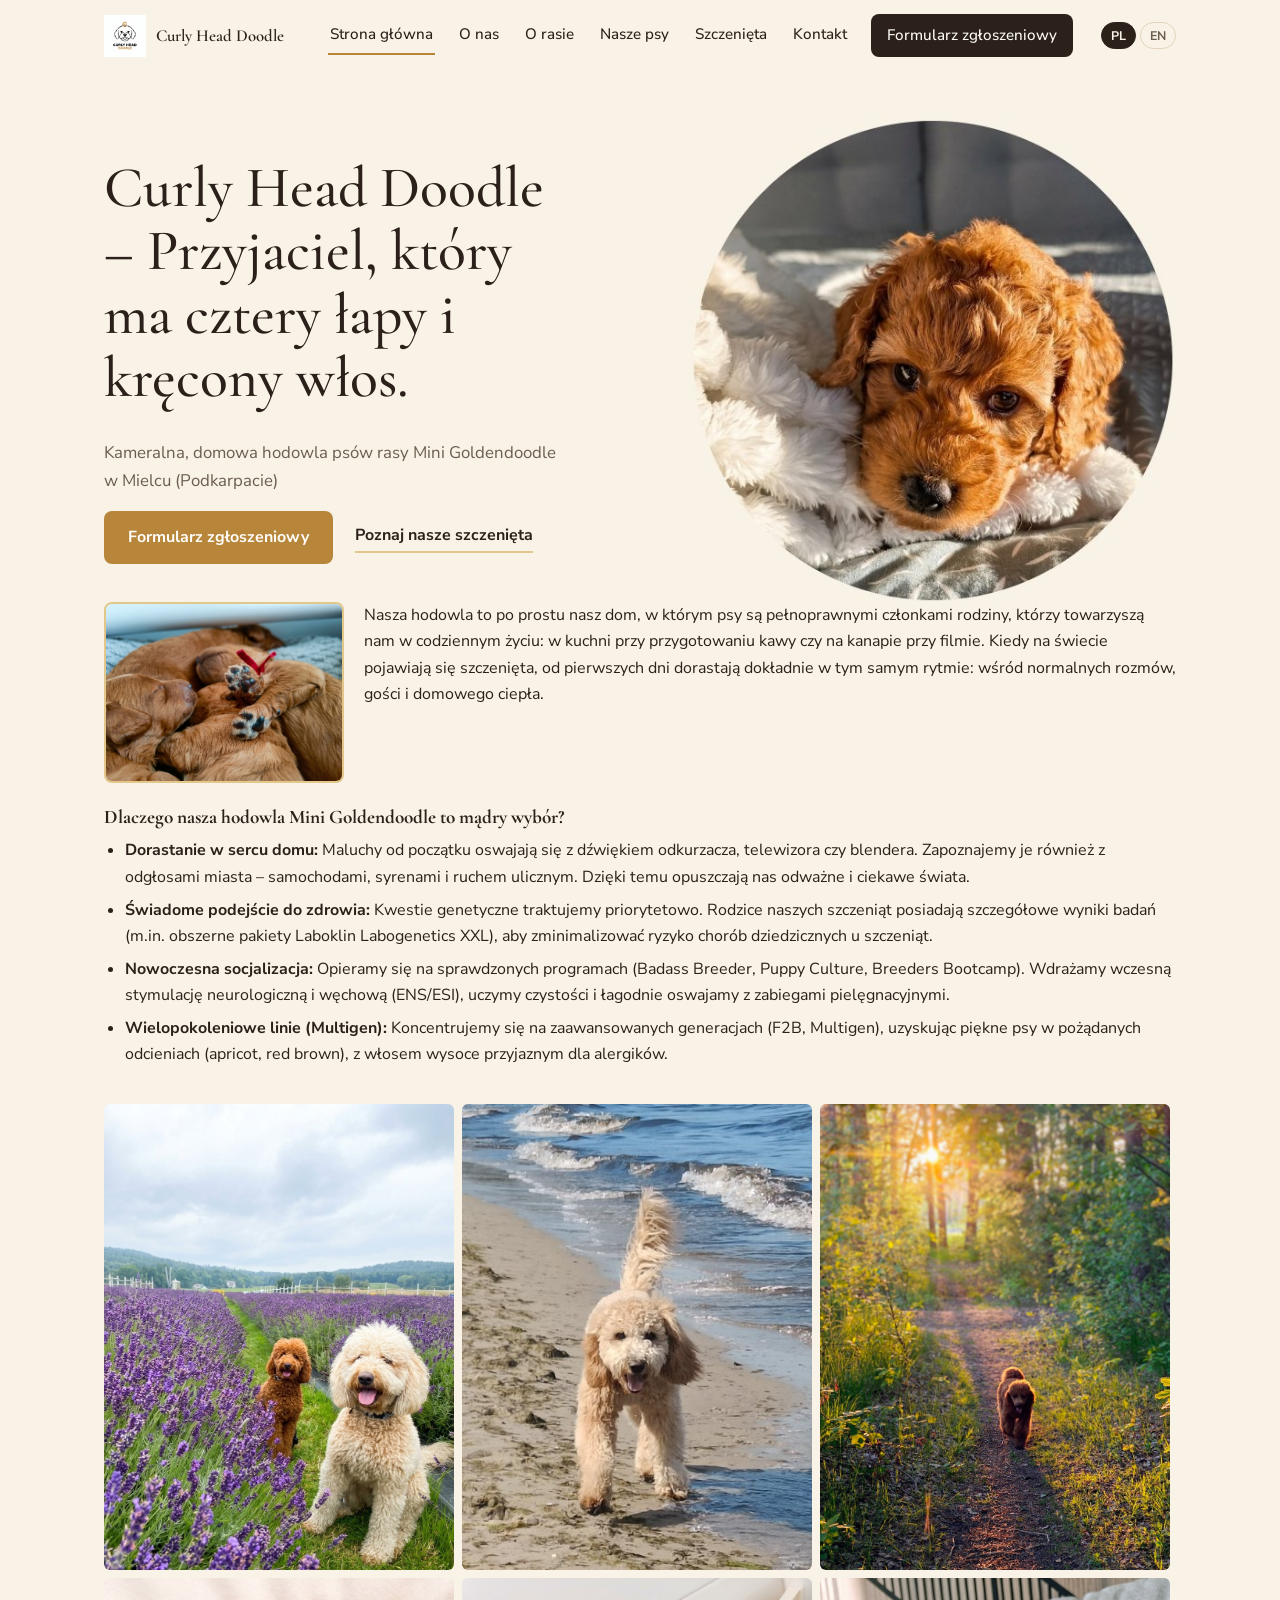
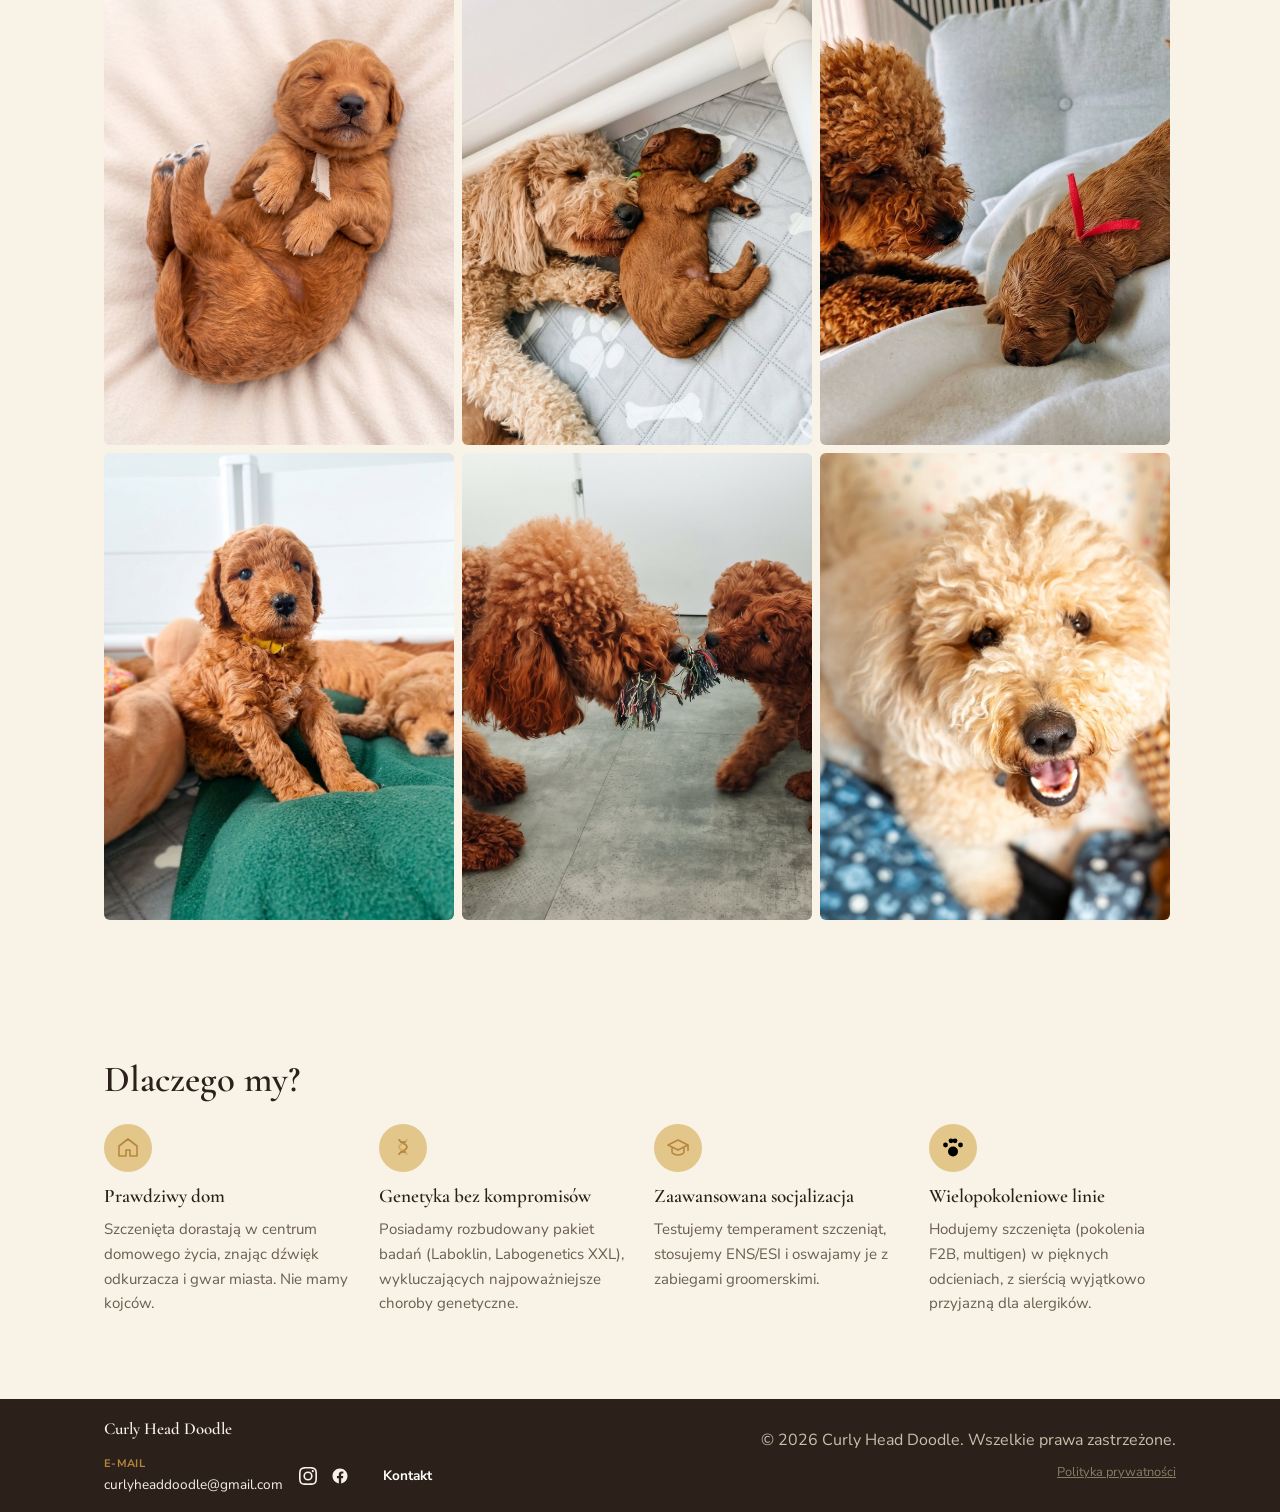
<file: index.html>
<!DOCTYPE html>
<!--
  CURLY HEAD DOODLE — WEBSITE SOURCE
  ==========================================
  This is now a multi-page site: index.html (home/hero), o-nas.html,
  o-rasie.html, nasze-psy.html, szczenieta.html, kontakt.html, plus
  privacy.html and admin.html. Each page repeats the same header/footer
  markup (no build step to share it) but pulls all its actual text,
  theme, and data from data/content.json — see below.

  index.html       -> structure only. The Polish text below is a fallback,
                       shown only if data/content.json fails to load.
  data/content.json -> the real source of all text (PL+EN), theme colors/
                       fonts, nav order, and the dogs/litters lists. Edit
                       everything here — by hand, or through admin.html
                       (Settings panel), which writes back to this file.
  style.css        -> base layout. Colors/fonts are overridden at runtime
                       from content.json's theme (see applyTheme in script.js).
  script.js        -> loaded on every page. Loads content.json, renders
                       dogs/litters (on the pages that have them), applies
                       the theme/logo/brand name, nav order, and the PL/EN
                       language switch.
-->
<html lang="pl">
<head>
<meta charset="UTF-8">
<meta name="viewport" content="width=device-width, initial-scale=1.0">
<title data-i18n="page_title">Curly Head Doodle — Hodowla Mini Goldendoodle, Mielec</title>
<meta name="description" data-i18n-content="page_description" content="Ekskluzywna, domowa hodowla psów rasy Mini Goldendoodle w Mielcu. Poznaj Karolinę i Pawła oraz nasze szczenięta.">
<link rel="preconnect" href="https://fonts.googleapis.com">
<link rel="preconnect" href="https://fonts.gstatic.com" crossorigin>
<link href="https://fonts.googleapis.com/css2?family=Fraunces:opsz,wght@9..144,400;9..144,500;9..144,600;9..144,700&family=Karla:wght@400;500;600;700&family=Playfair+Display:wght@400;500;600;700&family=Inter:wght@400;500;600;700&family=Cormorant+Garamond:wght@400;500;600;700&family=Nunito+Sans:wght@400;500;600;700&display=swap" rel="stylesheet">
<link rel="stylesheet" href="style.css">
<script type="application/ld+json">
{
  "@context": "https://schema.org",
  "@type": "Organization",
  "name": "Curly Head Doodle",
  "url": "https://curlyheaddoodle.pl/",
  "email": "curlyheaddoodle@gmail.com",
  "description": "Kameralna, domowa hodowla psów rasy Mini Goldendoodle (linie wielopokoleniowe F2B i multigen) w Mielcu na Podkarpaciu.",
  "address": {
    "@type": "PostalAddress",
    "addressLocality": "Mielec",
    "postalCode": "39-300",
    "addressRegion": "podkarpackie",
    "addressCountry": "PL"
  },
  "areaServed": {
    "@type": "Country",
    "name": "Polska"
  },
  "sameAs": [
    "https://www.facebook.com/profile.php?id=61584361806271",
    "https://www.instagram.com/curlyheaddoodle/"
  ]
}
</script>
</head>
<body>

<a class="skip-link" href="#main">Przejdź do treści</a>

<!-- ============ HEADER / NAV ============ -->
<header class="site-header" id="siteHeader">
  <div class="wrap header-row">
    <a class="wordmark" href="index.html">
      <span class="brand-mark-slot" data-logo-slot="logo" aria-hidden="true">
        <svg class="brand-mark" viewBox="0 0 64 64">
          <circle cx="32" cy="32" r="30" fill="none" stroke="var(--color-gold)" stroke-width="1.4" stroke-dasharray="2 3"/>
          <path d="M32 14 C34 10 40 10 40 15 C40 18 36 19 35 22" fill="none" stroke="var(--color-gold)" stroke-width="1.8" stroke-linecap="round"/>
          <path d="M20 30 C18 24 22 19 27 20 C24 23 25 27 28 28" fill="none" stroke="var(--color-ink)" stroke-width="1.6" stroke-linecap="round"/>
          <path d="M44 30 C46 24 42 19 37 20 C40 23 39 27 36 28" fill="none" stroke="var(--color-ink)" stroke-width="1.6" stroke-linecap="round"/>
          <circle cx="32" cy="35" r="12" fill="none" stroke="var(--color-ink)" stroke-width="1.8"/>
          <path d="M25 32 C26 30 28 30 28 32 C28 34 26 34 25 32Z" fill="var(--color-ink)"/>
          <path d="M39 32 C38 30 36 30 36 32 C36 34 38 34 39 32Z" fill="var(--color-ink)"/>
          <ellipse cx="32" cy="39" rx="2.4" ry="1.8" fill="var(--color-ink)"/>
        </svg>
      </span>
      <span class="wordmark-text" id="brandName">Curly Head Doodle</span>
    </a>

    <button class="nav-toggle" id="navToggle" aria-expanded="false" aria-controls="primaryNav">
      <span></span><span></span><span></span>
      <span class="sr-only">Menu</span>
    </button>

    <!-- Link order follows content.json's navOrder (editable in admin.html); data-section keys the reordering. -->
    <nav class="primary-nav" id="primaryNav">
      <a href="index.html" class="nav-home" data-i18n="nav_home" data-home-link>Strona główna</a>
      <a href="o-nas.html" data-i18n="nav_about" data-section="about">O nas</a>
      <a href="o-rasie.html" data-i18n="nav_breed" data-section="breed">O rasie</a>
      <a href="nasze-psy.html" data-i18n="nav_dogs" data-section="dogs">Nasze psy</a>
      <a href="szczenieta.html" data-i18n="nav_puppies" data-section="litters">Szczenięta</a>
      <a href="kontakt.html" class="nav-cta" data-i18n="nav_cta">Wypełnij ankietę</a>
      <div class="lang-switch" role="group" aria-label="Language / Język">
        <button type="button" class="lang-btn" data-lang="pl">PL</button>
        <button type="button" class="lang-btn" data-lang="en">EN</button>
      </div>
    </nav>
  </div>
</header>

<main id="main">

  <!-- ============ HERO ============ -->
  <section class="hero">
    <div class="wrap hero-row">
      <div class="hero-copy">
        <h1 data-i18n="hero_headline">Miłość, która ma cztery łapy i kręcony włos.</h1>
        <p class="hero-lede" data-i18n="hero_subhead">Ekskluzywna, domowa hodowla psów rasy Mini Goldendoodle w Mielcu.</p>
        <div class="hero-actions">
          <a class="btn btn-primary" href="kontakt.html" data-i18n="hero_cta_primary">Wypełnij ankietę</a>
          <a class="btn-link" href="szczenieta.html" data-i18n="hero_cta_secondary">Poznaj nasze szczenięta</a>
        </div>
      </div>

      <!--
        Medallion illustration shown until a real photo is uploaded via
        admin.html (Settings panel). Once images/hero.jpg exists, script.js
        swaps it in automatically — no manual edit needed here.
      -->
      <div class="hero-art" data-photo-slot="hero" aria-hidden="true">
        <svg viewBox="0 0 460 460" class="hero-svg">
          <circle cx="230" cy="230" r="210" fill="var(--color-bg-alt)"/>
          <circle cx="230" cy="230" r="180" fill="none" stroke="var(--color-gold-soft)" stroke-width="2" stroke-dasharray="1 9"/>
          <g stroke="var(--color-gold)" stroke-width="2.4" fill="none" stroke-linecap="round">
            <path d="M140 150 C120 130 130 100 160 105 C145 118 150 138 168 142"/>
            <path d="M320 150 C340 130 330 100 300 105 C315 118 310 138 292 142"/>
            <path d="M120 230 C95 220 90 190 115 180 C108 200 120 215 140 218"/>
            <path d="M340 230 C365 220 370 190 345 180 C352 200 340 215 320 218"/>
            <path d="M155 320 C135 335 105 328 105 300 C122 312 142 308 150 292"/>
            <path d="M305 320 C325 335 355 328 355 300 C338 312 318 308 310 292"/>
          </g>
          <circle cx="230" cy="235" r="95" fill="var(--color-paper)" stroke="var(--color-ink)" stroke-width="2.2"/>
          <path d="M160 200 C165 175 190 165 200 185 C185 190 182 202 192 210" fill="none" stroke="var(--color-ink)" stroke-width="2" stroke-linecap="round"/>
          <path d="M300 200 C295 175 270 165 260 185 C275 190 278 202 268 210" fill="none" stroke="var(--color-ink)" stroke-width="2" stroke-linecap="round"/>
          <circle cx="200" cy="228" r="6" fill="var(--color-ink)"/>
          <circle cx="260" cy="228" r="6" fill="var(--color-ink)"/>
          <path d="M222 252 C226 258 234 258 238 252 C234 262 226 262 222 252Z" fill="var(--color-ink)"/>
          <path d="M230 258 C228 268 218 274 210 272" fill="none" stroke="var(--color-ink)" stroke-width="1.8" stroke-linecap="round"/>
        </svg>
      </div>
    </div>
    <!-- Optional extra paragraphs below the hero — add/remove in admin.html
         (Sekcja główna (Hero)) the same way as O nas/O rasie body text. -->
    <div class="wrap" id="heroBody"></div>
  </section>

</main>

<!-- ============ WHY US (moved here from O nas) ============ -->
<section class="section">
  <div class="wrap">
    <h2 class="why-heading" data-i18n="why_heading">Dlaczego my?</h2>
    <ul class="why-grid">
      <li class="why-item">
        <span class="icon-badge"><svg viewBox="0 0 24 24" fill="none" stroke="currentColor" stroke-width="1.6" stroke-linejoin="round"><path d="M12 3 L21 10 V20 H14 V14 H10 V20 H3 V10 Z"/></svg></span>
        <h3 data-i18n="why1_title">Prawdziwy dom</h3>
        <p data-i18n="why1_body">Szczenięta dorastają w centrum domowego życia, znając dźwięk odkurzacza i gwar miasta. Nie mamy kojców.</p>
      </li>
      <li class="why-item">
        <span class="icon-badge"><svg viewBox="0 0 24 24" fill="none" stroke="currentColor" stroke-width="1.6"><path d="M8 3 C8 7 16 7 16 11 C16 15 8 15 8 19"/><path d="M16 3 C16 7 8 7 8 11 C8 15 16 15 16 19" opacity="0.4"/><line x1="9" y1="6" x2="15" y2="6"/><line x1="9" y1="16" x2="15" y2="16"/></svg></span>
        <h3 data-i18n="why2_title">Genetyka bez kompromisów</h3>
        <p data-i18n="why2_body">Posiadamy rozbudowany pakiet badań (m.in. Laboklin, Labogenetics XXL), wykluczających najpoważniejsze choroby genetyczne.</p>
      </li>
      <li class="why-item">
        <span class="icon-badge"><svg viewBox="0 0 24 24" fill="none" stroke="currentColor" stroke-width="1.6" stroke-linejoin="round"><path d="M12 4 L22 9 L12 14 L2 9 Z"/><path d="M6 11.5 V16 C6 17.5 9 19 12 19 C15 19 18 17.5 18 16 V11.5"/><line x1="22" y1="9" x2="22" y2="15"/></svg></span>
        <h3 data-i18n="why3_title">Zaawansowana socjalizacja</h3>
        <p data-i18n="why3_body">Testujemy temperament szczeniąt, stosujemy ENS/ESI i oswajamy je z zabiegami groomerskimi już od najmłodszych dni.</p>
      </li>
      <li class="why-item">
        <span class="icon-badge"><svg viewBox="0 0 24 24"><use href="#icon-paw"/></svg></span>
        <h3 data-i18n="why4_title">Wielopokoleniowe linie</h3>
        <p data-i18n="why4_body">Hodujemy szczenięta (np. pokolenia F2B) w pięknych odcieniach, z sierścią wyjątkowo przyjazną dla alergików.</p>
      </li>
    </ul>
  </div>
</section>

<!-- ============ FOOTER ============ -->
<footer class="site-footer">
  <div class="wrap footer-row">
    <div class="footer-contact">
      <p class="wordmark small" id="brandNameFooter">Curly Head Doodle</p>
      <div class="footer-contact-row">
        <dl class="contact-info">
          <div><dt data-i18n="contact_email_label">E-mail</dt><dd class="js-contact-email">kontakt@curlyheaddoodle.pl</dd></div>
        </dl>
        <div class="social-icons footer-social">
          <a class="js-contact-social" href="https://www.instagram.com/" target="_blank" rel="noopener noreferrer" aria-label="Instagram">
            <svg viewBox="0 0 24 24" aria-hidden="true"><use href="#icon-instagram"/></svg>
          </a>
          <a class="js-contact-facebook" href="https://www.facebook.com/" target="_blank" rel="noopener noreferrer" aria-label="Facebook">
            <svg viewBox="0 0 24 24" aria-hidden="true"><use href="#icon-facebook"/></svg>
          </a>
        </div>
        <a class="btn contact-form-btn js-contact-form-btn" href="https://docs.google.com/forms/d/e/1FAIpQLSdA5B4u62-V5OMnPk-UbO-xaf03BnpaTi4w9R4OcOFtaiMx8g/viewform" target="_blank" rel="noopener noreferrer">Skontaktuj się</a>
      </div>
    </div>
    <div class="footer-photos" id="footerPhotos"></div>
    <div class="footer-right">
      <p class="muted" data-i18n="footer_disclaimer">Nie prowadzimy sprzedaży za pośrednictwem portali ogłoszeniowych typu OLX.</p>
      <p class="muted" data-i18n="footer_copyright">&copy; 2026 Curly Head Doodle. Wszelkie prawa zastrzeżone.</p>
      <p class="muted footer-links"><a class="admin-link" href="privacy.html">Polityka prywatności</a></p>
    </div>
  </div>
</footer>

<!-- Instagram/Facebook logo marks used by the footer's social links. -->
<svg width="0" height="0" style="position:absolute">
  <defs>
    <symbol id="icon-instagram" viewBox="0 0 24 24">
      <path d="M12 2.163c3.204 0 3.584.012 4.85.07 3.252.148 4.771 1.691 4.919 4.919.058 1.265.069 1.645.069 4.849 0 3.205-.012 3.584-.069 4.849-.149 3.225-1.664 4.771-4.919 4.919-1.266.058-1.644.07-4.85.07-3.204 0-3.584-.012-4.849-.07-3.26-.149-4.771-1.699-4.919-4.92-.058-1.265-.07-1.644-.07-4.849 0-3.204.013-3.583.07-4.849.149-3.227 1.664-4.771 4.919-4.919 1.266-.057 1.645-.069 4.849-.069zM12 0C8.741 0 8.333.014 7.053.072 2.695.272.273 2.69.073 7.052.014 8.333 0 8.741 0 12c0 3.259.014 3.668.072 4.948.2 4.358 2.618 6.78 6.98 6.98C8.333 23.986 8.741 24 12 24c3.259 0 3.668-.014 4.948-.072 4.354-.2 6.782-2.618 6.979-6.98.059-1.28.073-1.689.073-4.948 0-3.259-.014-3.667-.072-4.947-.196-4.354-2.617-6.78-6.979-6.98C15.668.014 15.259 0 12 0zm0 5.838a6.162 6.162 0 100 12.324 6.162 6.162 0 000-12.324zM12 16a4 4 0 110-8 4 4 0 010 8zm6.406-11.845a1.44 1.44 0 100 2.881 1.44 1.44 0 000-2.881z"/>
    </symbol>
    <symbol id="icon-facebook" viewBox="0 0 24 24">
      <path d="M22 12c0-5.523-4.477-10-10-10S2 6.477 2 12c0 4.991 3.657 9.128 8.438 9.878v-6.987h-2.54V12h2.54V9.797c0-2.506 1.492-3.89 3.777-3.89 1.094 0 2.238.195 2.238.195v2.46h-1.26c-1.243 0-1.63.771-1.63 1.562V12h2.773l-.443 2.89h-2.33v6.988C18.343 21.128 22 16.991 22 12z"/>
    </symbol>
    <symbol id="icon-paw" viewBox="0 0 24 24">
      <circle cx="12" cy="15.5" r="5"/>
      <circle cx="4.5" cy="9" r="2.4"/>
      <circle cx="10" cy="4.8" r="2.4"/>
      <circle cx="14" cy="4.8" r="2.4"/>
      <circle cx="19.5" cy="9" r="2.4"/>
    </symbol>
  </defs>
</svg>

<script src="script.js"></script>
</body>
</html>
</file>
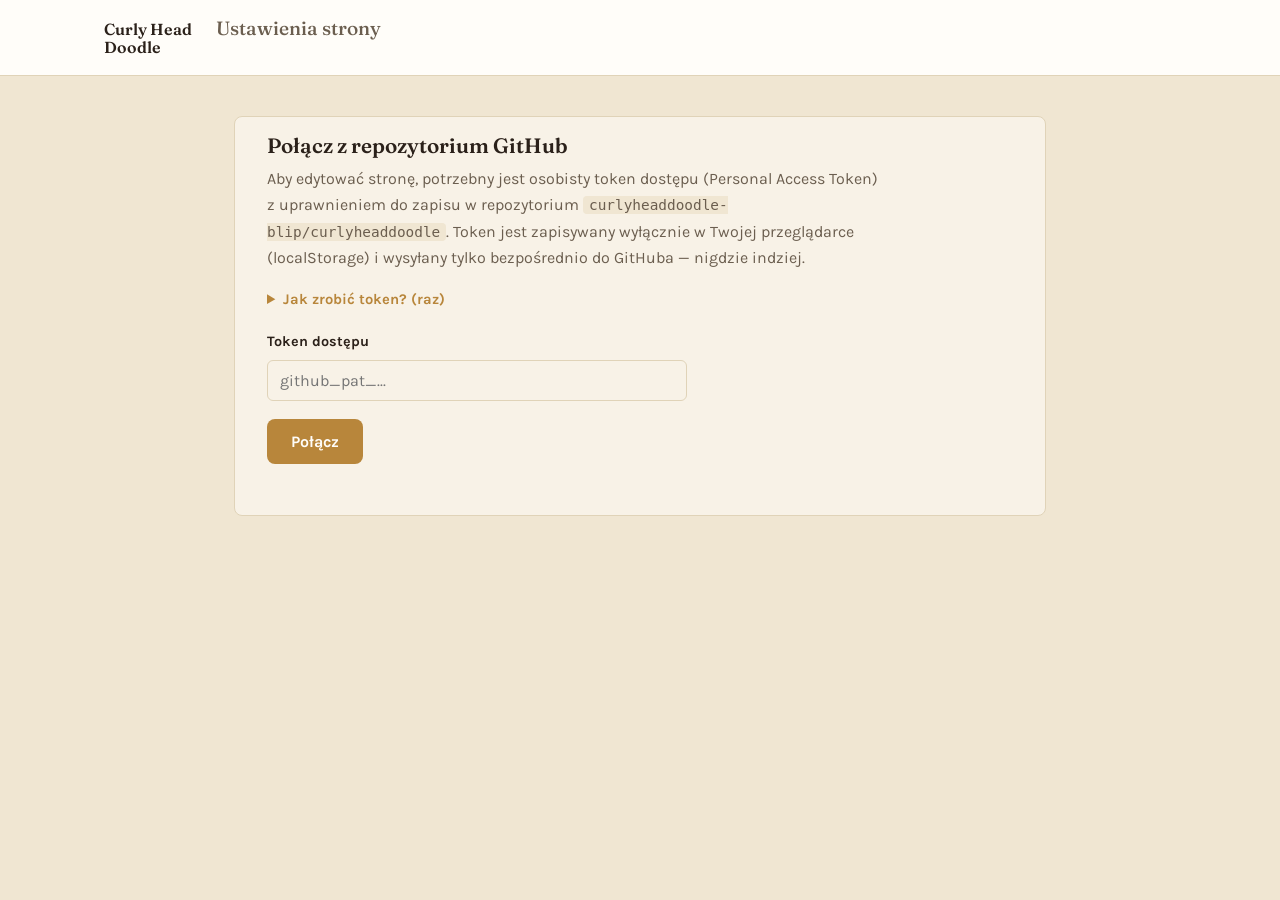
<file: admin.html>
<!DOCTYPE html>
<!--
  CURLY HEAD DOODLE — SETTINGS ADMIN PANEL
  ==========================================
  A full content editor for the site: colors/fonts, every piece of PL/EN
  text, the dogs and litters lists (add/remove/reorder), contact details,
  and photos. It is a plain static page (no server) that talks directly
  to the GitHub API using a personal access token you provide, reading
  and writing data/content.json and images/ in this repo. The public
  site (script.js) renders everything straight from content.json.

  This page is not linked from the main nav — only from a small footer
  link — but it is not truly private: anyone who knows the URL can open
  it. That's fine, because without a valid token with write access to
  this repo, nothing here can do anything. Never share your token.
-->
<html lang="pl">
<head>
<meta charset="UTF-8">
<meta name="viewport" content="width=device-width, initial-scale=1.0">
<meta name="robots" content="noindex, nofollow">
<title>Ustawienia — Curly Head Doodle</title>
<link rel="preconnect" href="https://fonts.googleapis.com">
<link rel="preconnect" href="https://fonts.gstatic.com" crossorigin>
<link href="https://fonts.googleapis.com/css2?family=Fraunces:opsz,wght@9..144,500;9..144,600;9..144,700&family=Karla:wght@400;500;600;700&display=swap" rel="stylesheet">
<link rel="stylesheet" href="style.css">
<link rel="stylesheet" href="admin.css">
</head>
<body class="admin-body">

<header class="admin-header">
  <div class="wrap">
    <a class="wordmark" href="index.html">
      <span class="wordmark-text">Curly Head<br>Doodle</span>
    </a>
    <h1>Ustawienia strony</h1>
  </div>
</header>

<main class="wrap admin-main">

  <!-- ============ TOKEN / LOGIN ============ -->
  <section id="authPanel" class="admin-card">
    <h2>Połącz z repozytorium GitHub</h2>
    <p class="muted">
      Aby edytować stronę, potrzebny jest osobisty token dostępu (Personal Access Token)
      z uprawnieniem do zapisu w repozytorium <code>curlyheaddoodle-blip/curlyheaddoodle</code>.
      Token jest zapisywany wyłącznie w Twojej przeglądarce (localStorage) i wysyłany
      tylko bezpośrednio do GitHuba — nigdzie indziej.
    </p>
    <details class="admin-help">
      <summary>Jak zrobić token? (raz)</summary>
      <ol>
        <li>Zaloguj się na GitHubie jako <code>curlyheaddoodle-blip</code>.</li>
        <li>Idź do Settings → Developer settings → Personal access tokens → Fine-grained tokens.</li>
        <li>Utwórz token z dostępem tylko do repozytorium <code>curlyheaddoodle</code>, z uprawnieniem
          <strong>Contents: Read and write</strong>.</li>
        <li>Skopiuj token i wklej poniżej.</li>
      </ol>
    </details>
    <div class="field">
      <label for="tokenInput">Token dostępu</label>
      <input type="password" id="tokenInput" autocomplete="off" placeholder="github_pat_...">
    </div>
    <div class="admin-actions">
      <button type="button" class="btn btn-primary" id="connectBtn">Połącz</button>
      <button type="button" class="btn-link" id="disconnectBtn" hidden>Wyloguj (usuń token z przeglądarki)</button>
    </div>
    <p id="authStatus" class="admin-status" role="status"></p>
  </section>

  <!-- Everything below appears once connected; admin.js fills it from data/content.json -->
  <div id="editorRoot" hidden>

    <section class="admin-card">
      <h2>Kolejność w menu</h2>
      <p class="muted">Zmień kolejność pozycji w menu, usuwaj je z menu lub dodawaj z powrotem — w tym własne strony utworzone poniżej.</p>
      <div id="sectionOrderEditor"></div>
    </section>

    <section class="admin-card">
      <h2>Strony niestandardowe</h2>
      <p class="muted">Twórz zupełnie nowe strony (np. FAQ, „Opinie”, „Cennik”) — każda z własną nazwą w menu, nagłówkiem i dowolną liczbą akapitów jak na innych stronach. Nowa strona trafia do menu automatycznie.</p>
      <div id="customPagesEditor"></div>
      <button type="button" class="btn-small" id="addCustomPageBtn">+ Dodaj stronę</button>
    </section>

    <section class="admin-card">
      <h2>Logo i nazwa marki</h2>
      <p class="muted">Widoczne w nagłówku i stopce strony.</p>
      <div id="brandEditor"></div>
    </section>

    <section class="admin-card">
      <h2>Wygląd</h2>
      <p class="muted">Kolory i czcionki widoczne na całej stronie.</p>
      <div id="themeEditor"></div>
    </section>

    <section class="admin-card">
      <h2>Sekcja główna (Hero)</h2>
      <p class="muted">Nagłówek, podtytuł, przyciski, zdjęcie i sekcja „Dlaczego my” (widoczna na dole strony głównej) — wszystko w jednym miejscu.</p>
      <div id="heroFieldsEditor"></div>
      <div class="slot-grid" id="heroSlotGrid" style="margin-top:20px"></div>
      <h3 class="section-subhead">Dodatkowe akapity (opcjonalnie)</h3>
      <div id="heroBodyEditor"></div>
      <button type="button" class="btn-small" id="addHeroParaBtn">+ Dodaj akapit</button>
    </section>

    <section class="admin-card">
      <h2>O nas</h2>
      <p class="muted">Nadtytuł, nagłówek, zdjęcie i akapity strony „O nas” — wszystko w jednym miejscu.</p>
      <div id="aboutFieldsEditor"></div>
      <div class="slot-grid" id="aboutSlotGrid" style="margin-top:20px"></div>
      <h3 class="section-subhead">Akapity</h3>
      <div id="aboutBodyEditor"></div>
      <button type="button" class="btn-small" id="addAboutParaBtn">+ Dodaj akapit</button>
    </section>

    <section class="admin-card">
      <h2>O rasie</h2>
      <p class="muted">Nagłówek, cechy rasy i akapity strony „O rasie”.</p>
      <div id="breedFieldsEditor"></div>
      <h3 class="section-subhead">Cechy rasy</h3>
      <div id="breedFactsEditor"></div>
      <button type="button" class="btn-small" id="addBreedFactBtn">+ Dodaj cechę</button>
      <h3 class="section-subhead">Akapity</h3>
      <div id="breedBodyEditor"></div>
      <button type="button" class="btn-small" id="addBreedParaBtn">+ Dodaj akapit</button>
    </section>

    <section class="admin-card">
      <h2>Nasze psy</h2>
      <p class="muted">Nagłówek sekcji oraz lista psów — dodawaj, usuwaj, zmieniaj kolejność, każdy ma własne zdjęcie.</p>
      <div id="dogsFieldsEditor"></div>
      <div class="repeat-row single" style="margin-top:16px">
        <div><label>Rozmiar zdjęć psów (px)</label><input type="number" min="100" max="500" id="dogsPhotoSize"></div>
      </div>
      <div id="dogsPhotoStyleFields"></div>
      <div id="dogsEditor" style="margin-top:16px"></div>
      <button type="button" class="btn-small" id="addDogBtn">+ Dodaj psa</button>
    </section>

    <section class="admin-card">
      <h2>Szczenięta</h2>
      <p class="muted">Nagłówek, etykiety statusów, akapity wprowadzające i lista miotów — wszystko w jednym miejscu.</p>
      <div id="littersFieldsEditor"></div>
      <h3 class="section-subhead">Akapity wprowadzające</h3>
      <div id="littersIntroBodyEditor"></div>
      <button type="button" class="btn-small" id="addLittersIntroParaBtn">+ Dodaj akapit</button>
      <h3 class="section-subhead">Mioty</h3>
      <div class="repeat-row single">
        <div><label>Rozmiar zdjęć miotów (px)</label><input type="number" min="100" max="500" id="littersPhotoSize"></div>
      </div>
      <div id="littersPhotoStyleFields"></div>
      <div id="littersEditor"></div>
      <button type="button" class="btn-small" id="addLitterBtn">+ Dodaj miot</button>
    </section>

    <section class="admin-card">
      <h2>Kontakt</h2>
      <div id="contactFieldsEditor"></div>
      <div id="contactEditor" style="margin-top:16px"></div>
    </section>

    <section class="admin-card">
      <h2>Formularze</h2>
      <p class="muted">Wszystkie formularze w jednym miejscu: adresy i klucze wysyłki oraz teksty formularza zgłoszeniowego i krótkiego formularza kontaktowego (PL / EN).</p>
      <div id="formsKeysEditor"></div>
      <h3 class="section-subhead">Dodatkowy tekst pod nagłówkiem „Wypełnij ankietę”</h3>
      <label class="checkbox-label"><input type="checkbox" id="contactExtraShow"> Pokaż ten tekst na stronie Kontakt</label>
      <div id="contactExtraBodyEditor"></div>
      <button type="button" class="btn-small" id="addContactExtraParaBtn">+ Dodaj akapit</button>
      <div id="formsEditor"></div>
    </section>

    <section class="admin-card">
      <h2>Pozostałe teksty (PL / EN)</h2>
      <p class="muted">SEO, menu i stopka — wszystko inne, co nie należy do jednej konkretnej sekcji powyżej.</p>
      <div id="translationsEditor"></div>
    </section>

    <div class="save-bar">
      <button type="button" class="btn btn-primary" id="saveBtn">Zapisz wszystkie zmiany</button>
      <p id="saveStatus" class="admin-status" role="status"></p>
    </div>

  </div>

</main>

<script src="admin.js"></script>
</body>
</html>
</file>
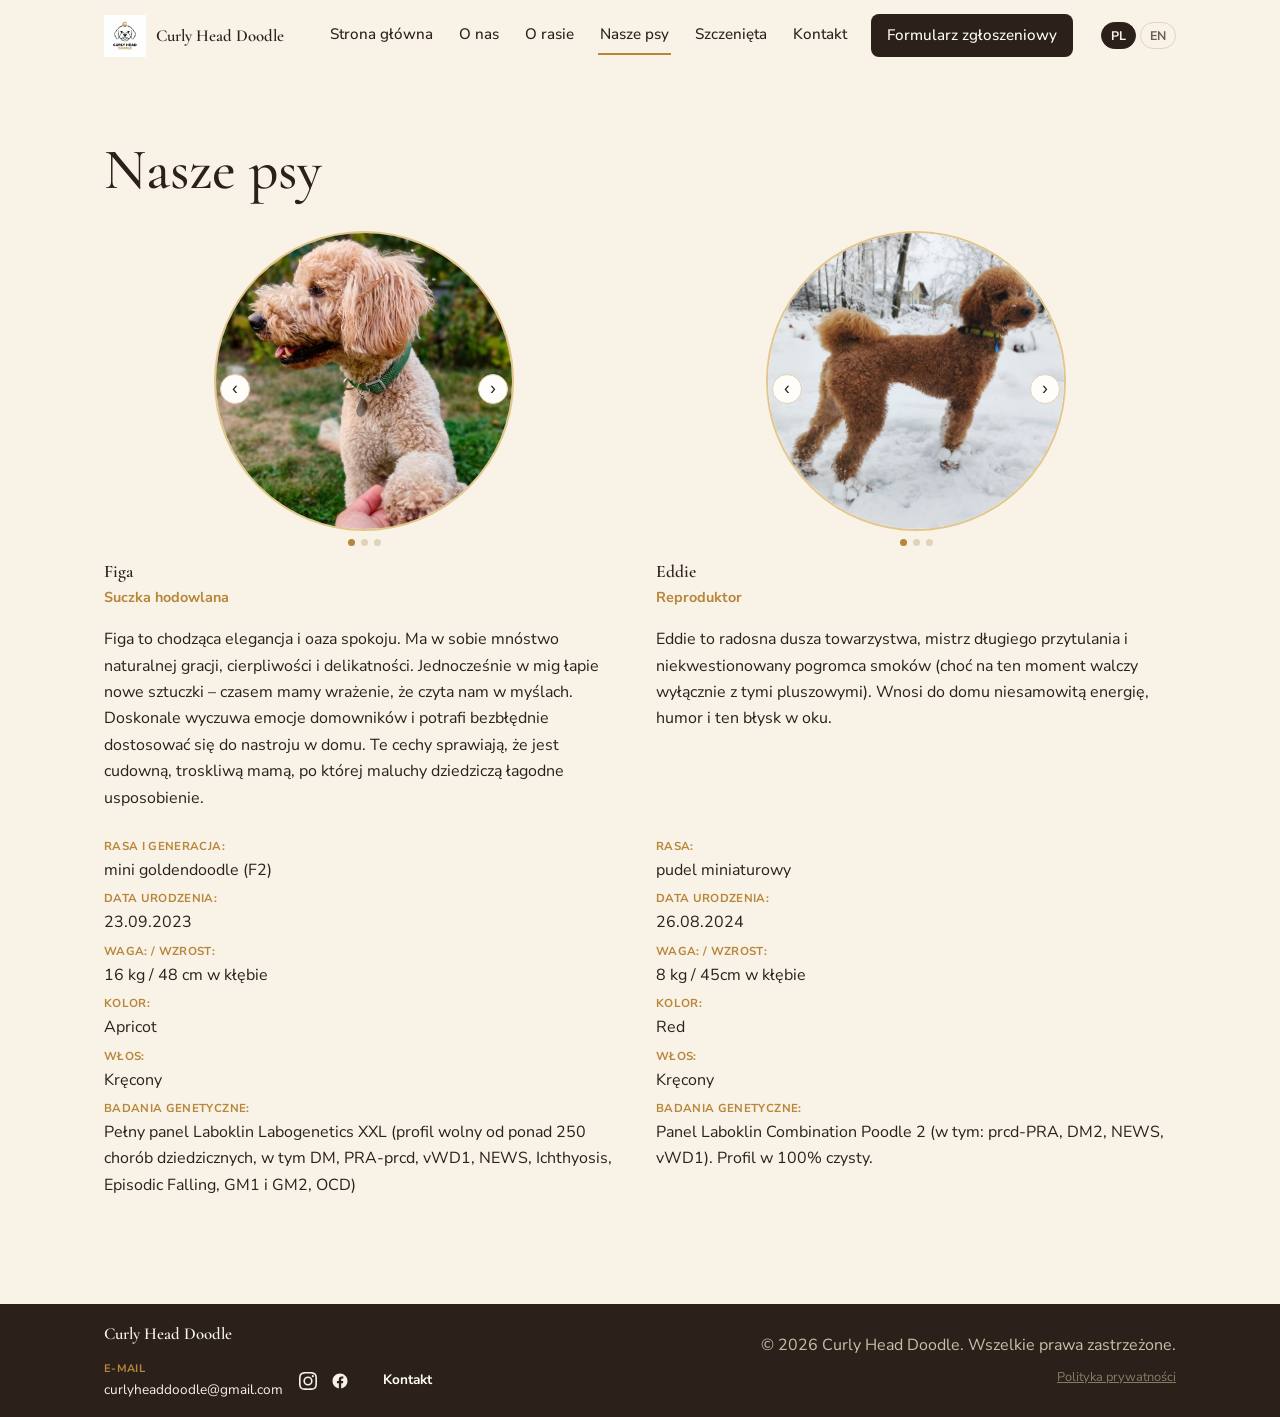
<file: nasze-psy.html>
<!DOCTYPE html>
<html lang="pl">
<head>
<meta charset="UTF-8">
<meta name="viewport" content="width=device-width, initial-scale=1.0">
<title>Nasze psy — Curly Head Doodle</title>
<meta name="description" content="Poznaj rodziców naszych miotów — każdy z pełnymi badaniami zdrowotnymi i genetycznymi.">
<link rel="preconnect" href="https://fonts.googleapis.com">
<link rel="preconnect" href="https://fonts.gstatic.com" crossorigin>
<link href="https://fonts.googleapis.com/css2?family=Fraunces:opsz,wght@9..144,400;9..144,500;9..144,600;9..144,700&family=Karla:wght@400;500;600;700&family=Playfair+Display:wght@400;500;600;700&family=Inter:wght@400;500;600;700&family=Cormorant+Garamond:wght@400;500;600;700&family=Nunito+Sans:wght@400;500;600;700&display=swap" rel="stylesheet">
<link rel="stylesheet" href="style.css">
</head>
<body>

<a class="skip-link" href="#main">Przejdź do treści</a>

<header class="site-header" id="siteHeader">
  <div class="wrap header-row">
    <a class="wordmark" href="index.html">
      <span class="brand-mark-slot" data-logo-slot="logo" aria-hidden="true">
        <svg class="brand-mark" viewBox="0 0 64 64">
          <circle cx="32" cy="32" r="30" fill="none" stroke="var(--color-gold)" stroke-width="1.4" stroke-dasharray="2 3"/>
          <path d="M32 14 C34 10 40 10 40 15 C40 18 36 19 35 22" fill="none" stroke="var(--color-gold)" stroke-width="1.8" stroke-linecap="round"/>
          <path d="M20 30 C18 24 22 19 27 20 C24 23 25 27 28 28" fill="none" stroke="var(--color-ink)" stroke-width="1.6" stroke-linecap="round"/>
          <path d="M44 30 C46 24 42 19 37 20 C40 23 39 27 36 28" fill="none" stroke="var(--color-ink)" stroke-width="1.6" stroke-linecap="round"/>
          <circle cx="32" cy="35" r="12" fill="none" stroke="var(--color-ink)" stroke-width="1.8"/>
          <path d="M25 32 C26 30 28 30 28 32 C28 34 26 34 25 32Z" fill="var(--color-ink)"/>
          <path d="M39 32 C38 30 36 30 36 32 C36 34 38 34 39 32Z" fill="var(--color-ink)"/>
          <ellipse cx="32" cy="39" rx="2.4" ry="1.8" fill="var(--color-ink)"/>
        </svg>
      </span>
      <span class="wordmark-text" id="brandName">Curly Head Doodle</span>
    </a>

    <button class="nav-toggle" id="navToggle" aria-expanded="false" aria-controls="primaryNav">
      <span></span><span></span><span></span>
      <span class="sr-only">Menu</span>
    </button>

    <nav class="primary-nav" id="primaryNav">
      <a href="index.html" class="nav-home" data-i18n="nav_home" data-home-link>Strona główna</a>
      <a href="o-nas.html" data-i18n="nav_about" data-section="about">O nas</a>
      <a href="o-rasie.html" data-i18n="nav_breed" data-section="breed">O rasie</a>
      <a href="nasze-psy.html" data-i18n="nav_dogs" data-section="dogs">Nasze psy</a>
      <a href="szczenieta.html" data-i18n="nav_puppies" data-section="litters">Szczenięta</a>
      <a href="kontakt.html" class="nav-cta" data-i18n="nav_cta">Wypełnij ankietę</a>
      <div class="lang-switch" role="group" aria-label="Language / Język">
        <button type="button" class="lang-btn" data-lang="pl">PL</button>
        <button type="button" class="lang-btn" data-lang="en">EN</button>
      </div>
    </nav>
  </div>
</header>

<main id="main">
  <section class="section">
    <div class="wrap">
      <h1 data-i18n="dogs_heading">Nasze psy</h1>
      <p class="section-lede" data-i18n="dogs_lede">Poznaj rodziców naszych miotów — każdy z pełnymi badaniami zdrowotnymi i genetycznymi.</p>
      <!-- Rendered by script.js from data/content.json (dogs array) — editable, including add/remove, from admin.html. -->
      <div class="dogs-grid" id="dogsGrid"></div>
      <p class="replace-note" data-i18n="dogs_note">Zdjęcia i pełne dane naszych psów dodamy tutaj.</p>
    </div>
  </section>
</main>

<footer class="site-footer">
  <div class="wrap footer-row">
    <div class="footer-contact">
      <p class="wordmark small" id="brandNameFooter">Curly Head Doodle</p>
      <div class="footer-contact-row">
        <dl class="contact-info">
          <div><dt data-i18n="contact_email_label">E-mail</dt><dd class="js-contact-email">kontakt@curlyheaddoodle.pl</dd></div>
        </dl>
        <div class="social-icons footer-social">
          <a class="js-contact-social" href="https://www.instagram.com/" target="_blank" rel="noopener noreferrer" aria-label="Instagram">
            <svg viewBox="0 0 24 24" aria-hidden="true"><use href="#icon-instagram"/></svg>
          </a>
          <a class="js-contact-facebook" href="https://www.facebook.com/" target="_blank" rel="noopener noreferrer" aria-label="Facebook">
            <svg viewBox="0 0 24 24" aria-hidden="true"><use href="#icon-facebook"/></svg>
          </a>
        </div>
        <a class="btn contact-form-btn js-contact-form-btn" href="https://docs.google.com/forms/d/e/1FAIpQLSdA5B4u62-V5OMnPk-UbO-xaf03BnpaTi4w9R4OcOFtaiMx8g/viewform" target="_blank" rel="noopener noreferrer">Skontaktuj się</a>
      </div>
    </div>
    <div class="footer-photos" id="footerPhotos"></div>
    <div class="footer-right">
      <p class="muted" data-i18n="footer_disclaimer">Nie prowadzimy sprzedaży za pośrednictwem portali ogłoszeniowych typu OLX.</p>
      <p class="muted" data-i18n="footer_copyright">&copy; 2026 Curly Head Doodle. Wszelkie prawa zastrzeżone.</p>
      <p class="muted footer-links"><a class="admin-link" href="privacy.html">Polityka prywatności</a></p>
    </div>
  </div>
</footer>

<!-- Needed here because script.js's renderDogs() injects <use href="#icon-paw"> for the placeholder photo icon. -->
<svg width="0" height="0" style="position:absolute">
  <defs>
    <symbol id="icon-paw" viewBox="0 0 24 24">
      <circle cx="12" cy="15.5" r="5"/>
      <circle cx="4.5" cy="9" r="2.4"/>
      <circle cx="10" cy="4.8" r="2.4"/>
      <circle cx="14" cy="4.8" r="2.4"/>
      <circle cx="19.5" cy="9" r="2.4"/>
    </symbol>
    <symbol id="icon-instagram" viewBox="0 0 24 24">
      <path d="M12 2.163c3.204 0 3.584.012 4.85.07 3.252.148 4.771 1.691 4.919 4.919.058 1.265.069 1.645.069 4.849 0 3.205-.012 3.584-.069 4.849-.149 3.225-1.664 4.771-4.919 4.919-1.266.058-1.644.07-4.85.07-3.204 0-3.584-.012-4.849-.07-3.26-.149-4.771-1.699-4.919-4.92-.058-1.265-.07-1.644-.07-4.849 0-3.204.013-3.583.07-4.849.149-3.227 1.664-4.771 4.919-4.919 1.266-.057 1.645-.069 4.849-.069zM12 0C8.741 0 8.333.014 7.053.072 2.695.272.273 2.69.073 7.052.014 8.333 0 8.741 0 12c0 3.259.014 3.668.072 4.948.2 4.358 2.618 6.78 6.98 6.98C8.333 23.986 8.741 24 12 24c3.259 0 3.668-.014 4.948-.072 4.354-.2 6.782-2.618 6.979-6.98.059-1.28.073-1.689.073-4.948 0-3.259-.014-3.667-.072-4.947-.196-4.354-2.617-6.78-6.979-6.98C15.668.014 15.259 0 12 0zm0 5.838a6.162 6.162 0 100 12.324 6.162 6.162 0 000-12.324zM12 16a4 4 0 110-8 4 4 0 010 8zm6.406-11.845a1.44 1.44 0 100 2.881 1.44 1.44 0 000-2.881z"/>
    </symbol>
    <symbol id="icon-facebook" viewBox="0 0 24 24">
      <path d="M22 12c0-5.523-4.477-10-10-10S2 6.477 2 12c0 4.991 3.657 9.128 8.438 9.878v-6.987h-2.54V12h2.54V9.797c0-2.506 1.492-3.89 3.777-3.89 1.094 0 2.238.195 2.238.195v2.46h-1.26c-1.243 0-1.63.771-1.63 1.562V12h2.773l-.443 2.89h-2.33v6.988C18.343 21.128 22 16.991 22 12z"/>
    </symbol>
  </defs>
</svg>

<script src="script.js"></script>
</body>
</html>
</file>
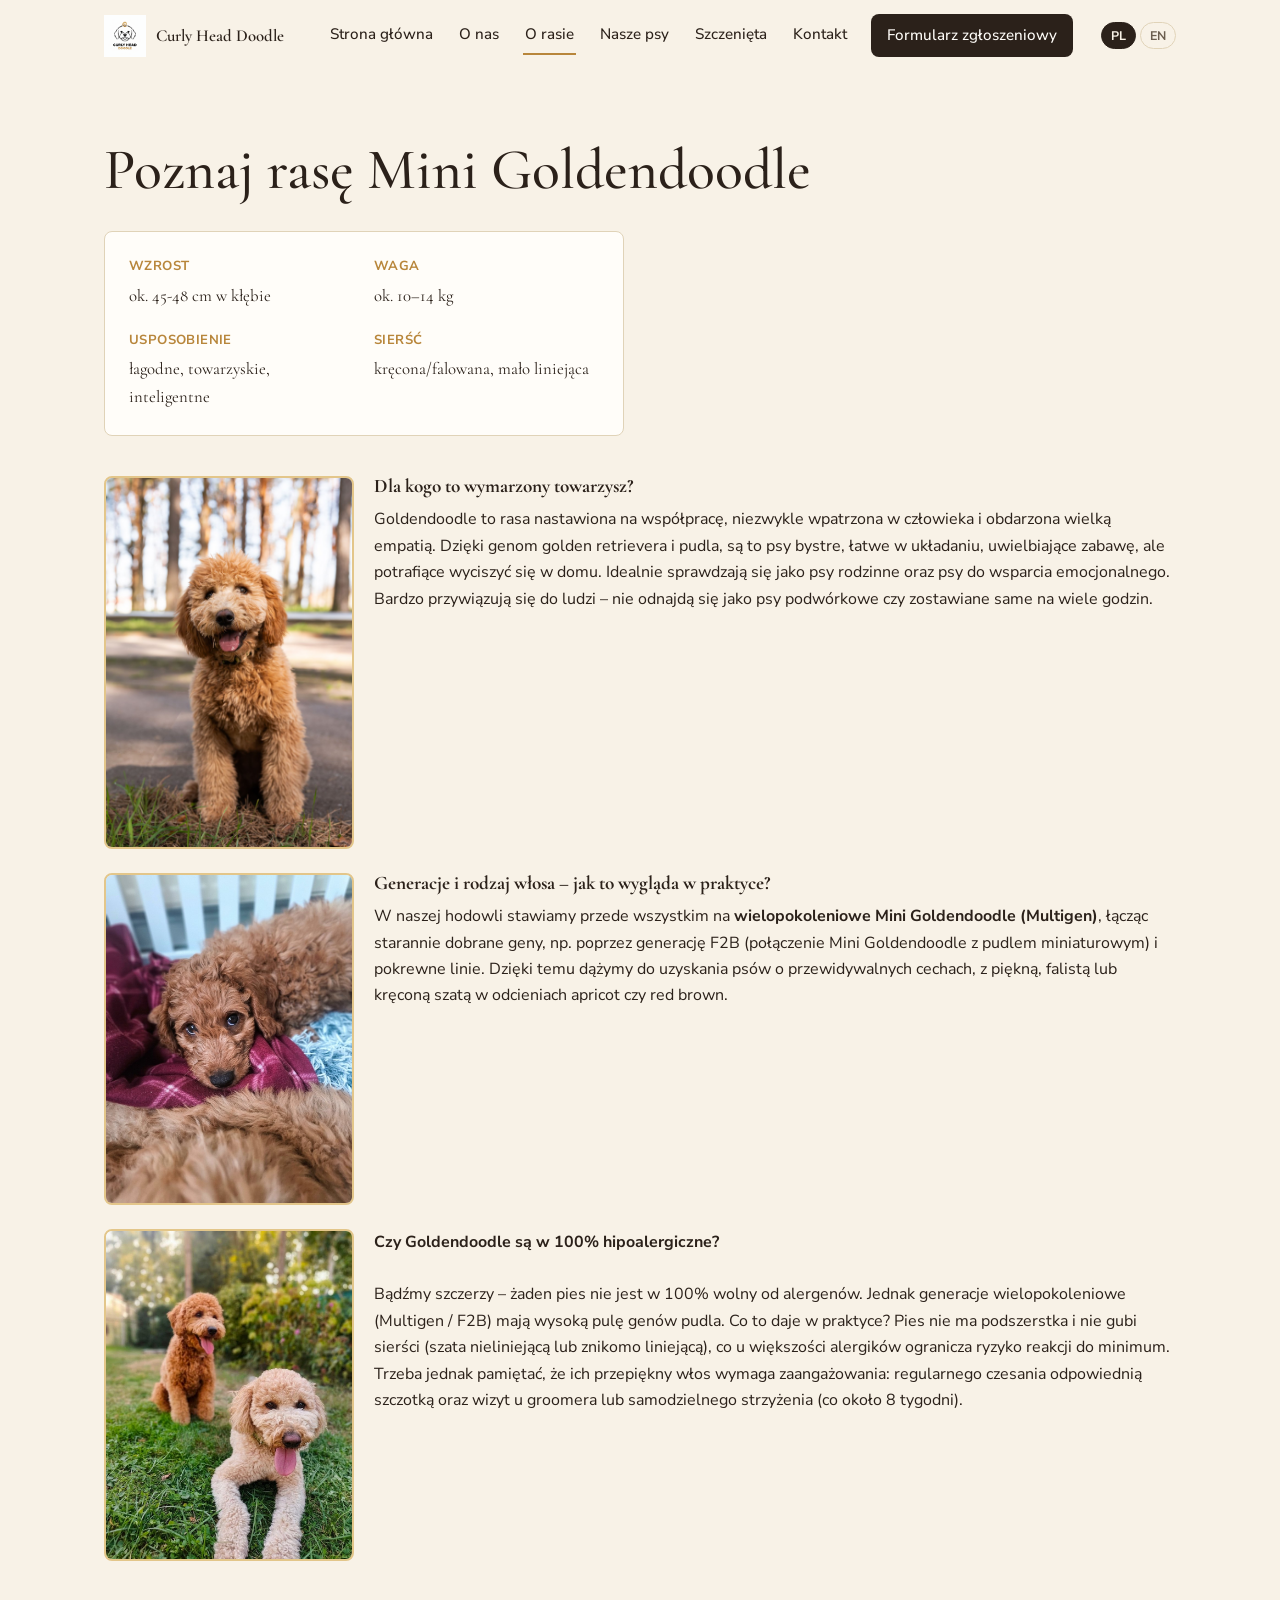
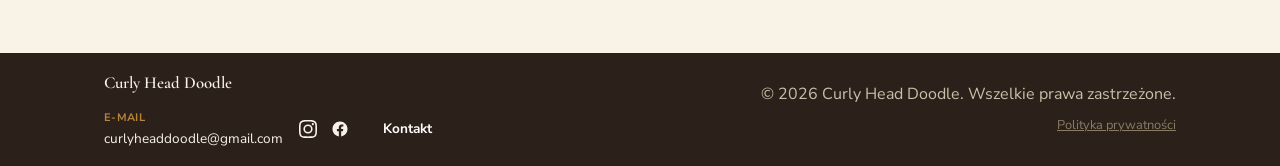
<file: o-rasie.html>
<!DOCTYPE html>
<html lang="pl">
<head>
<meta charset="UTF-8">
<meta name="viewport" content="width=device-width, initial-scale=1.0">
<title>O rasie: Mini Goldendoodle — Curly Head Doodle</title>
<meta name="description" content="Poznaj rasę Mini Goldendoodle — usposobienie, wzrost, waga i sierść.">
<link rel="preconnect" href="https://fonts.googleapis.com">
<link rel="preconnect" href="https://fonts.gstatic.com" crossorigin>
<link href="https://fonts.googleapis.com/css2?family=Fraunces:opsz,wght@9..144,400;9..144,500;9..144,600;9..144,700&family=Karla:wght@400;500;600;700&family=Playfair+Display:wght@400;500;600;700&family=Inter:wght@400;500;600;700&family=Cormorant+Garamond:wght@400;500;600;700&family=Nunito+Sans:wght@400;500;600;700&display=swap" rel="stylesheet">
<link rel="stylesheet" href="style.css">
</head>
<body>

<a class="skip-link" href="#main">Przejdź do treści</a>

<header class="site-header" id="siteHeader">
  <div class="wrap header-row">
    <a class="wordmark" href="index.html">
      <span class="brand-mark-slot" data-logo-slot="logo" aria-hidden="true">
        <svg class="brand-mark" viewBox="0 0 64 64">
          <circle cx="32" cy="32" r="30" fill="none" stroke="var(--color-gold)" stroke-width="1.4" stroke-dasharray="2 3"/>
          <path d="M32 14 C34 10 40 10 40 15 C40 18 36 19 35 22" fill="none" stroke="var(--color-gold)" stroke-width="1.8" stroke-linecap="round"/>
          <path d="M20 30 C18 24 22 19 27 20 C24 23 25 27 28 28" fill="none" stroke="var(--color-ink)" stroke-width="1.6" stroke-linecap="round"/>
          <path d="M44 30 C46 24 42 19 37 20 C40 23 39 27 36 28" fill="none" stroke="var(--color-ink)" stroke-width="1.6" stroke-linecap="round"/>
          <circle cx="32" cy="35" r="12" fill="none" stroke="var(--color-ink)" stroke-width="1.8"/>
          <path d="M25 32 C26 30 28 30 28 32 C28 34 26 34 25 32Z" fill="var(--color-ink)"/>
          <path d="M39 32 C38 30 36 30 36 32 C36 34 38 34 39 32Z" fill="var(--color-ink)"/>
          <ellipse cx="32" cy="39" rx="2.4" ry="1.8" fill="var(--color-ink)"/>
        </svg>
      </span>
      <span class="wordmark-text" id="brandName">Curly Head Doodle</span>
    </a>

    <button class="nav-toggle" id="navToggle" aria-expanded="false" aria-controls="primaryNav">
      <span></span><span></span><span></span>
      <span class="sr-only">Menu</span>
    </button>

    <nav class="primary-nav" id="primaryNav">
      <a href="index.html" class="nav-home" data-i18n="nav_home" data-home-link>Strona główna</a>
      <a href="o-nas.html" data-i18n="nav_about" data-section="about">O nas</a>
      <a href="o-rasie.html" data-i18n="nav_breed" data-section="breed">O rasie</a>
      <a href="nasze-psy.html" data-i18n="nav_dogs" data-section="dogs">Nasze psy</a>
      <a href="szczenieta.html" data-i18n="nav_puppies" data-section="litters">Szczenięta</a>
      <a href="kontakt.html" class="nav-cta" data-i18n="nav_cta">Wypełnij ankietę</a>
      <div class="lang-switch" role="group" aria-label="Language / Język">
        <button type="button" class="lang-btn" data-lang="pl">PL</button>
        <button type="button" class="lang-btn" data-lang="en">EN</button>
      </div>
    </nav>
  </div>
</header>

<main id="main">
  <section class="section">
    <div class="wrap">
      <h1 data-i18n="breed_heading">Poznaj rasę Mini Goldendoodle</h1>
      <!-- Rendered by script.js from data/content.json (breed.facts array) — add/remove/reorder facts from admin.html.
           Kept as a compact block (not a full-height sidebar) so it only
           takes up part of the page, leaving the rest full-width for body text. -->
      <dl class="fact-list breed-facts-block" id="breedFacts"></dl>
      <!-- Rendered by script.js from data/content.json (breed.body array) — add/remove/reorder paragraphs from admin.html. -->
      <div id="breedBody"></div>
    </div>
  </section>
</main>

<footer class="site-footer">
  <div class="wrap footer-row">
    <div class="footer-contact">
      <p class="wordmark small" id="brandNameFooter">Curly Head Doodle</p>
      <div class="footer-contact-row">
        <dl class="contact-info">
          <div><dt data-i18n="contact_email_label">E-mail</dt><dd class="js-contact-email">kontakt@curlyheaddoodle.pl</dd></div>
        </dl>
        <div class="social-icons footer-social">
          <a class="js-contact-social" href="https://www.instagram.com/" target="_blank" rel="noopener noreferrer" aria-label="Instagram">
            <svg viewBox="0 0 24 24" aria-hidden="true"><use href="#icon-instagram"/></svg>
          </a>
          <a class="js-contact-facebook" href="https://www.facebook.com/" target="_blank" rel="noopener noreferrer" aria-label="Facebook">
            <svg viewBox="0 0 24 24" aria-hidden="true"><use href="#icon-facebook"/></svg>
          </a>
        </div>
        <a class="btn contact-form-btn js-contact-form-btn" href="https://docs.google.com/forms/d/e/1FAIpQLSdA5B4u62-V5OMnPk-UbO-xaf03BnpaTi4w9R4OcOFtaiMx8g/viewform" target="_blank" rel="noopener noreferrer">Skontaktuj się</a>
      </div>
    </div>
    <div class="footer-photos" id="footerPhotos"></div>
    <div class="footer-right">
      <p class="muted" data-i18n="footer_disclaimer">Nie prowadzimy sprzedaży za pośrednictwem portali ogłoszeniowych typu OLX.</p>
      <p class="muted" data-i18n="footer_copyright">&copy; 2026 Curly Head Doodle. Wszelkie prawa zastrzeżone.</p>
      <p class="muted footer-links"><a class="admin-link" href="privacy.html">Polityka prywatności</a></p>
    </div>
  </div>
</footer>

<!-- Needed here because a paragraph's photo placeholder (before upload) uses <use href="#icon-paw">. -->
<svg width="0" height="0" style="position:absolute">
  <defs>
    <symbol id="icon-paw" viewBox="0 0 24 24">
      <circle cx="12" cy="15.5" r="5"/>
      <circle cx="4.5" cy="9" r="2.4"/>
      <circle cx="10" cy="4.8" r="2.4"/>
      <circle cx="14" cy="4.8" r="2.4"/>
      <circle cx="19.5" cy="9" r="2.4"/>
    </symbol>
    <symbol id="icon-instagram" viewBox="0 0 24 24">
      <path d="M12 2.163c3.204 0 3.584.012 4.85.07 3.252.148 4.771 1.691 4.919 4.919.058 1.265.069 1.645.069 4.849 0 3.205-.012 3.584-.069 4.849-.149 3.225-1.664 4.771-4.919 4.919-1.266.058-1.644.07-4.85.07-3.204 0-3.584-.012-4.849-.07-3.26-.149-4.771-1.699-4.919-4.92-.058-1.265-.07-1.644-.07-4.849 0-3.204.013-3.583.07-4.849.149-3.227 1.664-4.771 4.919-4.919 1.266-.057 1.645-.069 4.849-.069zM12 0C8.741 0 8.333.014 7.053.072 2.695.272.273 2.69.073 7.052.014 8.333 0 8.741 0 12c0 3.259.014 3.668.072 4.948.2 4.358 2.618 6.78 6.98 6.98C8.333 23.986 8.741 24 12 24c3.259 0 3.668-.014 4.948-.072 4.354-.2 6.782-2.618 6.979-6.98.059-1.28.073-1.689.073-4.948 0-3.259-.014-3.667-.072-4.947-.196-4.354-2.617-6.78-6.979-6.98C15.668.014 15.259 0 12 0zm0 5.838a6.162 6.162 0 100 12.324 6.162 6.162 0 000-12.324zM12 16a4 4 0 110-8 4 4 0 010 8zm6.406-11.845a1.44 1.44 0 100 2.881 1.44 1.44 0 000-2.881z"/>
    </symbol>
    <symbol id="icon-facebook" viewBox="0 0 24 24">
      <path d="M22 12c0-5.523-4.477-10-10-10S2 6.477 2 12c0 4.991 3.657 9.128 8.438 9.878v-6.987h-2.54V12h2.54V9.797c0-2.506 1.492-3.89 3.777-3.89 1.094 0 2.238.195 2.238.195v2.46h-1.26c-1.243 0-1.63.771-1.63 1.562V12h2.773l-.443 2.89h-2.33v6.988C18.343 21.128 22 16.991 22 12z"/>
    </symbol>
  </defs>
</svg>

<script src="script.js"></script>
</body>
</html>
</file>
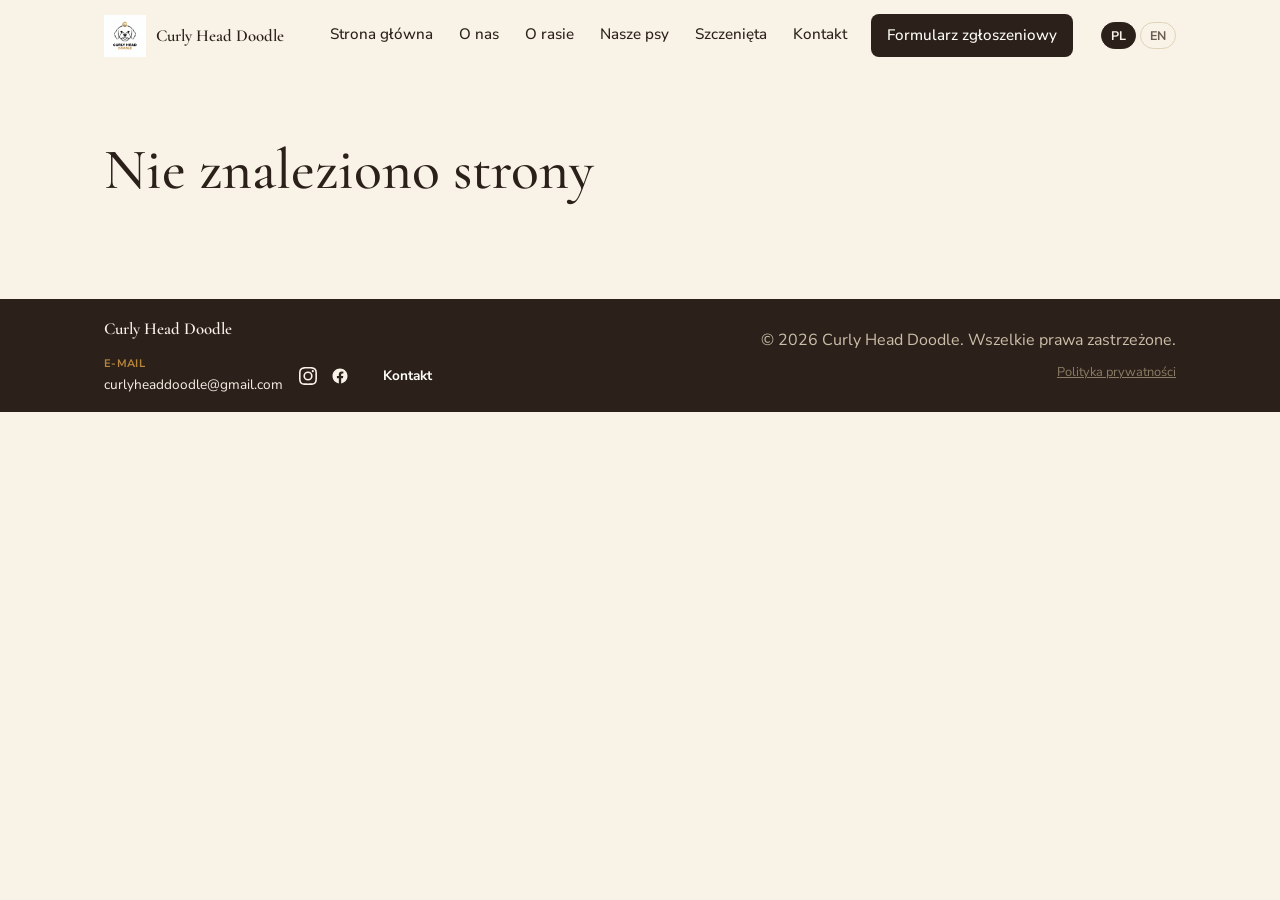
<file: page.html>
<!DOCTYPE html>
<!--
  CURLY HEAD DOODLE — GENERIC CUSTOM PAGE TEMPLATE
  ==========================================
  One shared file for every custom section added in admin.html (under
  "Strony niestandardowe"). Which page shows is decided entirely by the
  ?slug=... query string — script.js's applyCustomPage() looks up that
  slug in data/content.json's customPages array and renders its heading
  + content blocks (same heading/font/photo/collage/bullets system used
  by O nas / O rasie / Szczenięta). Don't edit this file to add a page —
  add it from admin.html instead, so it also gets a real nav link.
-->
<html lang="pl">
<head>
<meta charset="UTF-8">
<meta name="viewport" content="width=device-width, initial-scale=1.0">
<title>Curly Head Doodle</title>
<meta name="description" content="Curly Head Doodle — hodowla Mini Goldendoodle w Mielcu.">
<link rel="preconnect" href="https://fonts.googleapis.com">
<link rel="preconnect" href="https://fonts.gstatic.com" crossorigin>
<link href="https://fonts.googleapis.com/css2?family=Fraunces:opsz,wght@9..144,400;9..144,500;9..144,600;9..144,700&family=Karla:wght@400;500;600;700&family=Playfair+Display:wght@400;500;600;700&family=Inter:wght@400;500;600;700&family=Cormorant+Garamond:wght@400;500;600;700&family=Nunito+Sans:wght@400;500;600;700&display=swap" rel="stylesheet">
<link rel="stylesheet" href="style.css">
</head>
<body>

<a class="skip-link" href="#main">Przejdź do treści</a>

<header class="site-header" id="siteHeader">
  <div class="wrap header-row">
    <a class="wordmark" href="index.html">
      <span class="brand-mark-slot" data-logo-slot="logo" aria-hidden="true">
        <svg class="brand-mark" viewBox="0 0 64 64">
          <circle cx="32" cy="32" r="30" fill="none" stroke="var(--color-gold)" stroke-width="1.4" stroke-dasharray="2 3"/>
          <path d="M32 14 C34 10 40 10 40 15 C40 18 36 19 35 22" fill="none" stroke="var(--color-gold)" stroke-width="1.8" stroke-linecap="round"/>
          <path d="M20 30 C18 24 22 19 27 20 C24 23 25 27 28 28" fill="none" stroke="var(--color-ink)" stroke-width="1.6" stroke-linecap="round"/>
          <path d="M44 30 C46 24 42 19 37 20 C40 23 39 27 36 28" fill="none" stroke="var(--color-ink)" stroke-width="1.6" stroke-linecap="round"/>
          <circle cx="32" cy="35" r="12" fill="none" stroke="var(--color-ink)" stroke-width="1.8"/>
          <path d="M25 32 C26 30 28 30 28 32 C28 34 26 34 25 32Z" fill="var(--color-ink)"/>
          <path d="M39 32 C38 30 36 30 36 32 C36 34 38 34 39 32Z" fill="var(--color-ink)"/>
          <ellipse cx="32" cy="39" rx="2.4" ry="1.8" fill="var(--color-ink)"/>
        </svg>
      </span>
      <span class="wordmark-text" id="brandName">Curly Head Doodle</span>
    </a>

    <button class="nav-toggle" id="navToggle" aria-expanded="false" aria-controls="primaryNav">
      <span></span><span></span><span></span>
      <span class="sr-only">Menu</span>
    </button>

    <nav class="primary-nav" id="primaryNav">
      <a href="index.html" class="nav-home" data-i18n="nav_home" data-home-link>Strona główna</a>
      <a href="o-nas.html" data-i18n="nav_about" data-section="about">O nas</a>
      <a href="o-rasie.html" data-i18n="nav_breed" data-section="breed">O rasie</a>
      <a href="nasze-psy.html" data-i18n="nav_dogs" data-section="dogs">Nasze psy</a>
      <a href="szczenieta.html" data-i18n="nav_puppies" data-section="litters">Szczenięta</a>
      <a href="kontakt.html" class="nav-cta" data-i18n="nav_cta">Wypełnij ankietę</a>
      <div class="lang-switch" role="group" aria-label="Language / Język">
        <button type="button" class="lang-btn" data-lang="pl">PL</button>
        <button type="button" class="lang-btn" data-lang="en">EN</button>
      </div>
    </nav>
  </div>
</header>

<main id="main">
  <!-- Optional photo banner (heading + subtitle over a background photo) —
       "Pokaż baner z tłem" per custom page in admin.html. When off, the
       h1 below lives in the plain wrap instead (see applyCustomPage()). -->
  <section class="page-banner" id="customPageBanner" hidden>
    <div class="wrap">
      <p class="page-banner-subtitle" id="customPageBannerSubtitle" hidden></p>
    </div>
  </section>
  <section class="section">
    <div class="wrap" id="customPageMainWrap">
      <!-- Filled in by script.js's applyCustomPage() from the customPages
           entry matching ?slug=... in the URL. -->
      <h1 id="customPageHeading"></h1>
      <div id="customPageBody"></div>

      <!-- Shown only when this page's "Pokaż informacje kontaktowe" option
           is on (admin.html, Strony niestandardowe) — the same contact
           details and Google Form button as the footer, set by script.js's
           shared .js-contact-* handling in applyCustomPage()/loadContent(). -->
      <div id="customPageContact" class="contact-info-block" hidden>
        <dl class="contact-info">
          <div><dt data-i18n="contact_location_label">Lokalizacja</dt><dd data-i18n="contact_location_value">Mielec</dd></div>
          <div><dt data-i18n="contact_email_label">E-mail</dt><dd class="js-contact-email">kontakt@curlyheaddoodle.pl</dd></div>
        </dl>
        <div class="contact-social-col">
          <p class="contact-info-label" data-i18n="contact_social_label">Media społecznościowe</p>
          <div class="social-icons">
            <a class="js-contact-social" href="https://www.instagram.com/" target="_blank" rel="noopener noreferrer" aria-label="Instagram">
              <svg viewBox="0 0 24 24" aria-hidden="true"><use href="#icon-instagram"/></svg>
            </a>
            <a class="js-contact-facebook" href="https://www.facebook.com/" target="_blank" rel="noopener noreferrer" aria-label="Facebook">
              <svg viewBox="0 0 24 24" aria-hidden="true"><use href="#icon-facebook"/></svg>
            </a>
          </div>
          <a class="btn contact-form-btn js-contact-form-btn" href="#" target="_blank" rel="noopener noreferrer">Wypełnij ankietę</a>
        </div>
      </div>

      <!-- Shown only when this page's "Pokaż formularz kontaktowy" option is
           on (admin.html, Strony niestandardowe) — a short, separate contact
           form (not the full puppy application on kontakt.html), wired to
           the same Formspree endpoint via script.js's initFormspreeAjax. -->
      <!-- With "Zdjęcie obok formularza" on, script.js moves the body (photo)
           and the form in here so they sit side by side. -->
      <div class="page-split" id="customPageSplit" hidden><div class="page-split-left" id="customPageSplitLeft"></div></div>

      <form class="waitlist-form js-web3form" id="customPageContactForm" action="https://api.web3forms.com/submit" method="POST" hidden>
        <input type="hidden" name="access_key" id="web3formsAccessKey">
        <div class="form-message form-message-success" data-fs-success></div>
        <div class="form-message form-message-error" data-fs-error></div>
        <div class="field field-required">
          <label for="contactFormName" data-i18n="field_name">Imię i nazwisko</label>
          <input type="text" id="contactFormName" name="name" required data-fs-field data-i18n-placeholder="contact_form_name_placeholder" placeholder="Twoje imię">
        </div>
        <div class="field field-required">
          <label for="contactFormPhone" data-i18n="field_phone">Telefon</label>
          <input type="tel" id="contactFormPhone" name="phone" required data-fs-field data-i18n-placeholder="contact_form_phone_placeholder" placeholder="Numer do kontaktu">
        </div>
        <div class="field field-required">
          <label for="contactFormEmail" data-i18n="field_email">E-mail</label>
          <input type="email" id="contactFormEmail" name="email" required data-fs-field data-i18n-placeholder="contact_form_email_placeholder" placeholder="Adres e-mail do kontaktu">
        </div>
        <div class="field field-wide field-required">
          <label for="contactFormMessage" data-i18n="contact_form_message_label">Wiadomość</label>
          <textarea id="contactFormMessage" name="message" rows="4" required data-fs-field data-i18n-placeholder="contact_form_message_placeholder" placeholder="Napisz, w czym możemy pomóc"></textarea>
        </div>
        <button class="btn contact-submit-btn" type="submit" data-i18n="contact_form_submit" data-fs-submit-btn>Wyślij wiadomość</button>
      </form>
    </div>
  </section>
</main>

<footer class="site-footer">
  <div class="wrap footer-row">
    <div class="footer-contact">
      <p class="wordmark small" id="brandNameFooter">Curly Head Doodle</p>
      <div class="footer-contact-row">
        <dl class="contact-info">
          <div><dt data-i18n="contact_email_label">E-mail</dt><dd class="js-contact-email">kontakt@curlyheaddoodle.pl</dd></div>
        </dl>
        <div class="social-icons footer-social">
          <a class="js-contact-social" href="https://www.instagram.com/" target="_blank" rel="noopener noreferrer" aria-label="Instagram">
            <svg viewBox="0 0 24 24" aria-hidden="true"><use href="#icon-instagram"/></svg>
          </a>
          <a class="js-contact-facebook" href="https://www.facebook.com/" target="_blank" rel="noopener noreferrer" aria-label="Facebook">
            <svg viewBox="0 0 24 24" aria-hidden="true"><use href="#icon-facebook"/></svg>
          </a>
        </div>
        <a class="btn contact-form-btn js-contact-form-btn" href="https://docs.google.com/forms/d/e/1FAIpQLSdA5B4u62-V5OMnPk-UbO-xaf03BnpaTi4w9R4OcOFtaiMx8g/viewform" target="_blank" rel="noopener noreferrer">Skontaktuj się</a>
      </div>
    </div>
    <div class="footer-photos" id="footerPhotos"></div>
    <div class="footer-right">
      <p class="muted" data-i18n="footer_disclaimer">Nie prowadzimy sprzedaży za pośrednictwem portali ogłoszeniowych typu OLX.</p>
      <p class="muted" data-i18n="footer_copyright">&copy; 2026 Curly Head Doodle. Wszelkie prawa zastrzeżone.</p>
      <p class="muted footer-links"><a class="admin-link" href="privacy.html">Polityka prywatności</a></p>
    </div>
  </div>
</footer>

<!-- Needed here because a paragraph's photo placeholder (before upload) uses <use href="#icon-paw">. -->
<svg width="0" height="0" style="position:absolute">
  <defs>
    <symbol id="icon-paw" viewBox="0 0 24 24">
      <circle cx="12" cy="15.5" r="5"/>
      <circle cx="4.5" cy="9" r="2.4"/>
      <circle cx="10" cy="4.8" r="2.4"/>
      <circle cx="14" cy="4.8" r="2.4"/>
      <circle cx="19.5" cy="9" r="2.4"/>
    </symbol>
    <symbol id="icon-instagram" viewBox="0 0 24 24">
      <path d="M12 2.163c3.204 0 3.584.012 4.85.07 3.252.148 4.771 1.691 4.919 4.919.058 1.265.069 1.645.069 4.849 0 3.205-.012 3.584-.069 4.849-.149 3.225-1.664 4.771-4.919 4.919-1.266.058-1.644.07-4.85.07-3.204 0-3.584-.012-4.849-.07-3.26-.149-4.771-1.699-4.919-4.92-.058-1.265-.07-1.644-.07-4.849 0-3.204.013-3.583.07-4.849.149-3.227 1.664-4.771 4.919-4.919 1.266-.057 1.645-.069 4.849-.069zM12 0C8.741 0 8.333.014 7.053.072 2.695.272.273 2.69.073 7.052.014 8.333 0 8.741 0 12c0 3.259.014 3.668.072 4.948.2 4.358 2.618 6.78 6.98 6.98C8.333 23.986 8.741 24 12 24c3.259 0 3.668-.014 4.948-.072 4.354-.2 6.782-2.618 6.979-6.98.059-1.28.073-1.689.073-4.948 0-3.259-.014-3.667-.072-4.947-.196-4.354-2.617-6.78-6.979-6.98C15.668.014 15.259 0 12 0zm0 5.838a6.162 6.162 0 100 12.324 6.162 6.162 0 000-12.324zM12 16a4 4 0 110-8 4 4 0 010 8zm6.406-11.845a1.44 1.44 0 100 2.881 1.44 1.44 0 000-2.881z"/>
    </symbol>
    <symbol id="icon-facebook" viewBox="0 0 24 24">
      <path d="M22 12c0-5.523-4.477-10-10-10S2 6.477 2 12c0 4.991 3.657 9.128 8.438 9.878v-6.987h-2.54V12h2.54V9.797c0-2.506 1.492-3.89 3.777-3.89 1.094 0 2.238.195 2.238.195v2.46h-1.26c-1.243 0-1.63.771-1.63 1.562V12h2.773l-.443 2.89h-2.33v6.988C18.343 21.128 22 16.991 22 12z"/>
    </symbol>
  </defs>
</svg>

<script src="script.js"></script>
</body>
</html>
</file>
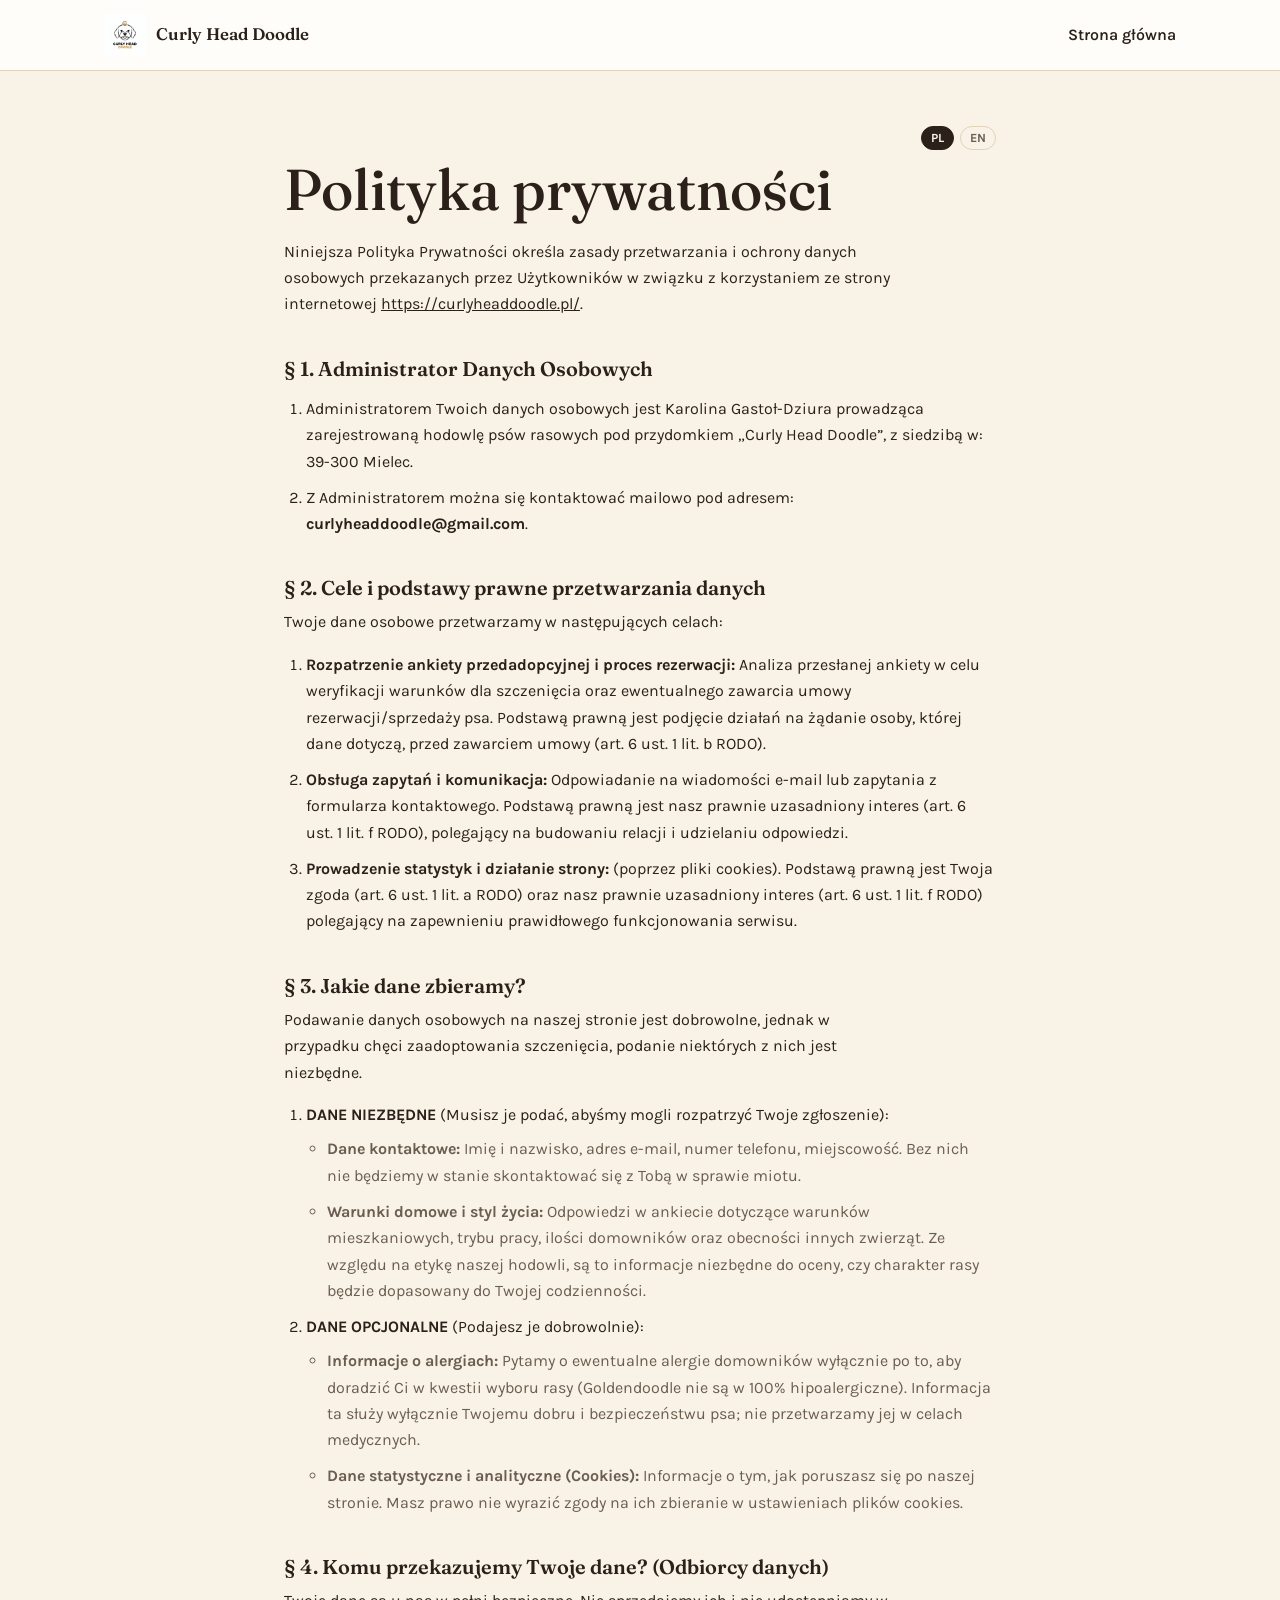
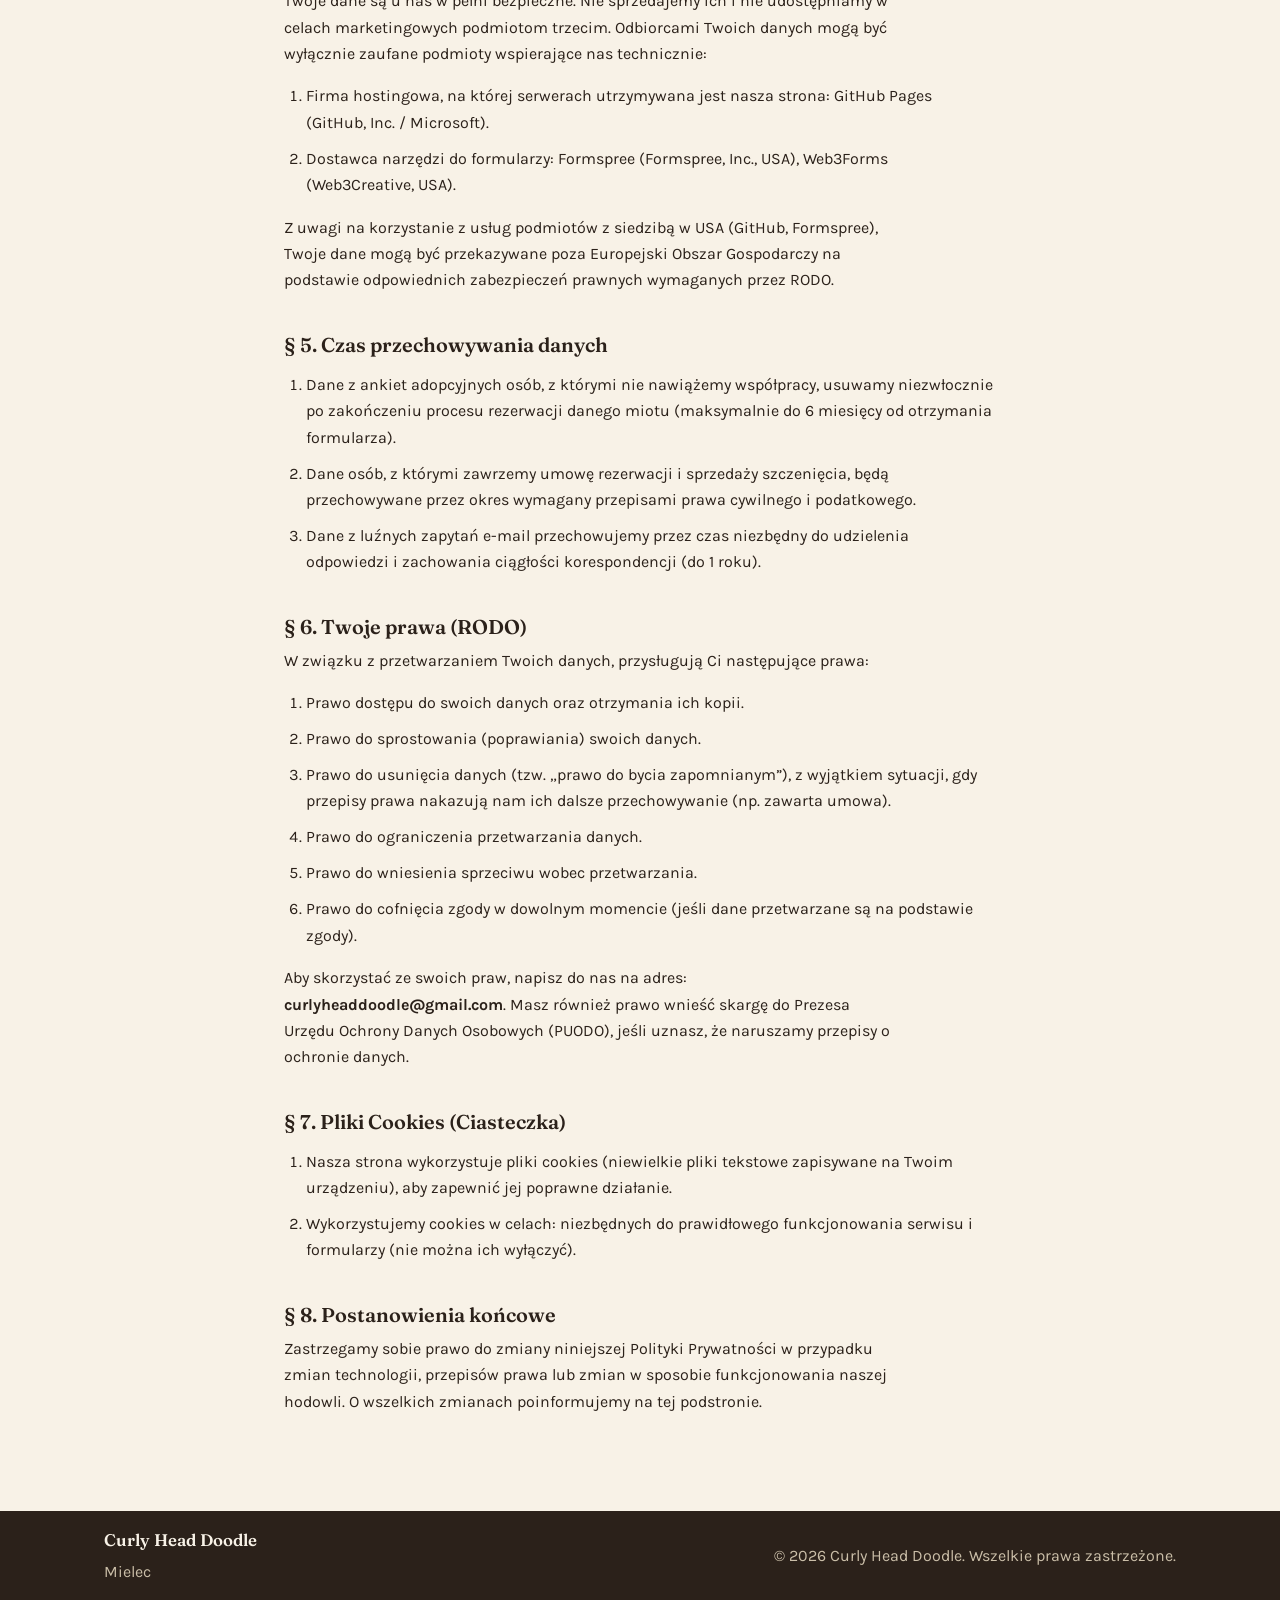
<file: privacy.html>
<!DOCTYPE html>
<!--
  CURLY HEAD DOODLE — POLITYKA PRYWATNOŚCI
  ==========================================
  A plain static page, not part of the content.json/admin.html system —
  reviewed and edited by hand, since it's legal text. See the notice near
  the top: this draft was AI-generated as a starting point and should be
  checked by a lawyer before being relied on as your actual policy.
-->
<html lang="pl">
<head>
<meta charset="UTF-8">
<meta name="viewport" content="width=device-width, initial-scale=1.0">
<title>Polityka prywatności — Curly Head Doodle</title>
<link rel="preconnect" href="https://fonts.googleapis.com">
<link rel="preconnect" href="https://fonts.gstatic.com" crossorigin>
<link href="https://fonts.googleapis.com/css2?family=Fraunces:opsz,wght@9..144,400;9..144,500;9..144,600;9..144,700&family=Karla:wght@400;500;600;700&display=swap" rel="stylesheet">
<link rel="stylesheet" href="style.css">
<style>
  .legal-main { max-width: 760px; margin: 0 auto; padding: 56px 24px 80px; }
  .legal-main h1 { margin-bottom: 0.3em; }
  .legal-main .updated { color: var(--color-ink-soft); font-size: 0.9rem; margin-bottom: 2em; }
  .legal-main h2 { font-size: 1.25rem; margin-top: 2em; }
  .legal-main ul { padding-left: 1.3em; color: var(--color-ink-soft); }
  .legal-main li { margin-bottom: 0.4em; }
  .legal-main ol { padding-left: 1.4em; }
  .legal-main li { margin-bottom: 0.6em; }
  .legal-main ul { margin-top: 0.5em; }
  .lang-switch { display: flex; gap: 6px; justify-content: flex-end; margin-bottom: 8px; }
  .draft-notice {
    background: var(--color-bg-alt); border: 1px solid var(--color-line); border-radius: var(--radius);
    padding: 16px 20px; font-size: 0.92rem; color: var(--color-ink-soft); margin-bottom: 2.5em;
  }
  .draft-notice strong { color: var(--color-ink); }
</style>
</head>
<body>

<header class="site-header scrolled">
  <div class="wrap header-row">
    <a class="wordmark" href="index.html">
      <span class="brand-mark-slot" data-logo-slot="logo" aria-hidden="true">
        <svg class="brand-mark" viewBox="0 0 64 64">
          <circle cx="32" cy="32" r="30" fill="none" stroke="var(--color-gold)" stroke-width="1.4" stroke-dasharray="2 3"/>
          <path d="M32 14 C34 10 40 10 40 15 C40 18 36 19 35 22" fill="none" stroke="var(--color-gold)" stroke-width="1.8" stroke-linecap="round"/>
          <path d="M20 30 C18 24 22 19 27 20 C24 23 25 27 28 28" fill="none" stroke="var(--color-ink)" stroke-width="1.6" stroke-linecap="round"/>
          <path d="M44 30 C46 24 42 19 37 20 C40 23 39 27 36 28" fill="none" stroke="var(--color-ink)" stroke-width="1.6" stroke-linecap="round"/>
          <circle cx="32" cy="35" r="12" fill="none" stroke="var(--color-ink)" stroke-width="1.8"/>
          <path d="M25 32 C26 30 28 30 28 32 C28 34 26 34 25 32Z" fill="var(--color-ink)"/>
          <path d="M39 32 C38 30 36 30 36 32 C36 34 38 34 39 32Z" fill="var(--color-ink)"/>
          <ellipse cx="32" cy="39" rx="2.4" ry="1.8" fill="var(--color-ink)"/>
        </svg>
      </span>
      <span class="wordmark-text" id="brandName">Curly Head Doodle</span>
    </a>
    <a class="nav-home" id="navHome" href="index.html" style="margin-left:auto;font-weight:600;text-decoration:none;color:var(--color-ink)">Strona główna</a>
  </div>
</header>

<main class="legal-main">
  <div class="lang-switch" role="group" aria-label="Language">
    <button type="button" class="lang-btn" data-lang="pl">PL</button>
    <button type="button" class="lang-btn" data-lang="en">EN</button>
  </div>

  <div data-lang-block="pl">
  <h1>Polityka prywatności</h1>
  <p>Niniejsza Polityka Prywatności określa zasady przetwarzania i ochrony danych osobowych przekazanych przez Użytkowników w związku z korzystaniem ze strony internetowej <a href="https://curlyheaddoodle.pl/">https://curlyheaddoodle.pl/</a>.</p>

  <h2>§ 1. Administrator Danych Osobowych</h2>
  <ol>
    <li>Administratorem Twoich danych osobowych jest Karolina Gastoł-Dziura prowadząca zarejestrowaną hodowlę psów rasowych pod przydomkiem „Curly Head Doodle”, z siedzibą w: 39-300 Mielec.</li>
    <li>Z Administratorem można się kontaktować mailowo pod adresem: <strong>curlyheaddoodle@gmail.com</strong>.</li>
  </ol>

  <h2>§ 2. Cele i podstawy prawne przetwarzania danych</h2>
  <p>Twoje dane osobowe przetwarzamy w następujących celach:</p>
  <ol>
    <li><strong>Rozpatrzenie ankiety przedadopcyjnej i proces rezerwacji:</strong> Analiza przesłanej ankiety w celu weryfikacji warunków dla szczenięcia oraz ewentualnego zawarcia umowy rezerwacji/sprzedaży psa. Podstawą prawną jest podjęcie działań na żądanie osoby, której dane dotyczą, przed zawarciem umowy (art. 6 ust. 1 lit. b RODO).</li>
    <li><strong>Obsługa zapytań i komunikacja:</strong> Odpowiadanie na wiadomości e-mail lub zapytania z formularza kontaktowego. Podstawą prawną jest nasz prawnie uzasadniony interes (art. 6 ust. 1 lit. f RODO), polegający na budowaniu relacji i udzielaniu odpowiedzi.</li>
    <li><strong>Prowadzenie statystyk i działanie strony:</strong> (poprzez pliki cookies). Podstawą prawną jest Twoja zgoda (art. 6 ust. 1 lit. a RODO) oraz nasz prawnie uzasadniony interes (art. 6 ust. 1 lit. f RODO) polegający na zapewnieniu prawidłowego funkcjonowania serwisu.</li>
  </ol>

  <h2>§ 3. Jakie dane zbieramy?</h2>
  <p>Podawanie danych osobowych na naszej stronie jest dobrowolne, jednak w przypadku chęci zaadoptowania szczenięcia, podanie niektórych z nich jest niezbędne.</p>
  <ol>
    <li><strong>DANE NIEZBĘDNE</strong> (Musisz je podać, abyśmy mogli rozpatrzyć Twoje zgłoszenie):
      <ul>
        <li><strong>Dane kontaktowe:</strong> Imię i nazwisko, adres e-mail, numer telefonu, miejscowość. Bez nich nie będziemy w stanie skontaktować się z Tobą w sprawie miotu.</li>
        <li><strong>Warunki domowe i styl życia:</strong> Odpowiedzi w ankiecie dotyczące warunków mieszkaniowych, trybu pracy, ilości domowników oraz obecności innych zwierząt. Ze względu na etykę naszej hodowli, są to informacje niezbędne do oceny, czy charakter rasy będzie dopasowany do Twojej codzienności.</li>
      </ul>
    </li>
    <li><strong>DANE OPCJONALNE</strong> (Podajesz je dobrowolnie):
      <ul>
        <li><strong>Informacje o alergiach:</strong> Pytamy o ewentualne alergie domowników wyłącznie po to, aby doradzić Ci w kwestii wyboru rasy (Goldendoodle nie są w 100% hipoalergiczne). Informacja ta służy wyłącznie Twojemu dobru i bezpieczeństwu psa; nie przetwarzamy jej w celach medycznych.</li>
        <li><strong>Dane statystyczne i analityczne (Cookies):</strong> Informacje o tym, jak poruszasz się po naszej stronie. Masz prawo nie wyrazić zgody na ich zbieranie w ustawieniach plików cookies.</li>
      </ul>
    </li>
  </ol>

  <h2>§ 4. Komu przekazujemy Twoje dane? (Odbiorcy danych)</h2>
  <p>Twoje dane są u nas w pełni bezpieczne. Nie sprzedajemy ich i nie udostępniamy w celach marketingowych podmiotom trzecim. Odbiorcami Twoich danych mogą być wyłącznie zaufane podmioty wspierające nas technicznie:</p>
  <ol>
    <li>Firma hostingowa, na której serwerach utrzymywana jest nasza strona: GitHub Pages (GitHub, Inc. / Microsoft).</li>
    <li>Dostawca narzędzi do formularzy: Formspree (Formspree, Inc., USA), Web3Forms (Web3Creative, USA).</li>
  </ol>
  <p>Z uwagi na korzystanie z usług podmiotów z siedzibą w USA (GitHub, Formspree), Twoje dane mogą być przekazywane poza Europejski Obszar Gospodarczy na podstawie odpowiednich zabezpieczeń prawnych wymaganych przez RODO.</p>

  <h2>§ 5. Czas przechowywania danych</h2>
  <ol>
    <li>Dane z ankiet adopcyjnych osób, z którymi nie nawiążemy współpracy, usuwamy niezwłocznie po zakończeniu procesu rezerwacji danego miotu (maksymalnie do 6 miesięcy od otrzymania formularza).</li>
    <li>Dane osób, z którymi zawrzemy umowę rezerwacji i sprzedaży szczenięcia, będą przechowywane przez okres wymagany przepisami prawa cywilnego i podatkowego.</li>
    <li>Dane z luźnych zapytań e-mail przechowujemy przez czas niezbędny do udzielenia odpowiedzi i zachowania ciągłości korespondencji (do 1 roku).</li>
  </ol>

  <h2>§ 6. Twoje prawa (RODO)</h2>
  <p>W związku z przetwarzaniem Twoich danych, przysługują Ci następujące prawa:</p>
  <ol>
    <li>Prawo dostępu do swoich danych oraz otrzymania ich kopii.</li>
    <li>Prawo do sprostowania (poprawiania) swoich danych.</li>
    <li>Prawo do usunięcia danych (tzw. „prawo do bycia zapomnianym”), z wyjątkiem sytuacji, gdy przepisy prawa nakazują nam ich dalsze przechowywanie (np. zawarta umowa).</li>
    <li>Prawo do ograniczenia przetwarzania danych.</li>
    <li>Prawo do wniesienia sprzeciwu wobec przetwarzania.</li>
    <li>Prawo do cofnięcia zgody w dowolnym momencie (jeśli dane przetwarzane są na podstawie zgody).</li>
  </ol>
  <p>Aby skorzystać ze swoich praw, napisz do nas na adres: <strong>curlyheaddoodle@gmail.com</strong>. Masz również prawo wnieść skargę do Prezesa Urzędu Ochrony Danych Osobowych (PUODO), jeśli uznasz, że naruszamy przepisy o ochronie danych.</p>

  <h2>§ 7. Pliki Cookies (Ciasteczka)</h2>
  <ol>
    <li>Nasza strona wykorzystuje pliki cookies (niewielkie pliki tekstowe zapisywane na Twoim urządzeniu), aby zapewnić jej poprawne działanie.</li>
    <li>Wykorzystujemy cookies w celach: niezbędnych do prawidłowego funkcjonowania serwisu i formularzy (nie można ich wyłączyć).</li>
  </ol>

  <h2>§ 8. Postanowienia końcowe</h2>
  <p>Zastrzegamy sobie prawo do zmiany niniejszej Polityki Prywatności w przypadku zmian technologii, przepisów prawa lub zmian w sposobie funkcjonowania naszej hodowli. O wszelkich zmianach poinformujemy na tej podstronie.</p>
  </div>

  <div data-lang-block="en" hidden>
  <h1>Privacy Policy</h1>
  <p>This Privacy Policy sets out the rules for the processing and protection of personal data provided by Users in connection with their use of the website <a href="https://curlyheaddoodle.pl/">https://curlyheaddoodle.pl/</a>.</p>

  <h2>§ 1. Data Controller</h2>
  <ol>
    <li>The controller of your personal data is Karolina Gastol-Dziura running a registered purebred dog breeding program under the kennel name “Curly Head Doodle”, located at: 39-300 Mielec, Poland.</li>
    <li>You can contact the Controller via email at: <strong>curlyheaddoodle@gmail.com</strong>.</li>
  </ol>

  <h2>§ 2. Purposes and legal bases for data processing</h2>
  <p>We process your personal data for the following purposes:</p>
  <ol>
    <li><strong>Reviewing the pre-adoption application and reservation process:</strong> Analyzing the submitted application to verify the conditions for the puppy and potentially concluding a dog reservation/sale agreement. The legal basis is taking action at the request of the data subject prior to entering into a contract (Art. 6(1)(b) GDPR).</li>
    <li><strong>Handling inquiries and communication:</strong> Responding to emails or inquiries from the contact form. The legal basis is our legitimate interest (Art. 6(1)(f) GDPR), which consists of building relationships and providing answers.</li>
    <li><strong>Maintaining statistics and website operation:</strong> (via cookies). The legal basis is your consent (Art. 6(1)(a) GDPR) and our legitimate interest (Art. 6(1)(f) GDPR) in ensuring the proper functioning of the website.</li>
  </ol>

  <h2>§ 3. What data do we collect?</h2>
  <p>Providing personal data on our website is voluntary; however, if you wish to adopt a puppy, providing certain data is necessary.</p>
  <ol>
    <li><strong>MANDATORY DATA</strong> (You must provide it so we can process your application):
      <ul>
        <li><strong>Contact details:</strong> First and last name, email address, phone number, city/location. Without these, we will not be able to contact you regarding the litter.</li>
        <li><strong>Home conditions and lifestyle:</strong> Answers in the application regarding housing conditions, work schedule, number of household members, and the presence of other animals. Due to the ethics of our breeding program, this information is necessary to assess whether the breed's character will suit your daily life.</li>
      </ul>
    </li>
    <li><strong>OPTIONAL DATA</strong> (Provided voluntarily):
      <ul>
        <li><strong>Allergy information:</strong> We ask about potential household allergies solely to advise you on breed selection (Goldendoodles are not 100% hypoallergenic). This information is used exclusively for your well-being and the safety of the dog; we do not process it for medical purposes.</li>
        <li><strong>Statistical and analytical data (Cookies):</strong> Information on how you navigate our website. You have the right to withhold consent for their collection in your cookie settings.</li>
      </ul>
    </li>
  </ol>

  <h2>§ 4. Who do we share your data with? (Data recipients)</h2>
  <p>Your data is completely safe with us. We do not sell it, nor do we share it with third parties for marketing purposes. The recipients of your data may only be trusted entities that support us technically:</p>
  <ol>
    <li>Hosting company maintaining our website servers: GitHub Pages (GitHub, Inc. / Microsoft).</li>
    <li>Form tool providers: Formspree (Formspree, Inc., USA), Web3Forms (Web3Creative, USA).</li>
  </ol>
  <p><strong>Transfer of data outside the EEA:</strong> Due to the use of services provided by entities based in the USA (GitHub, Formspree, Web3Forms), your personal data may be transferred outside the European Economic Area (EEA). This is always done based on appropriate legal safeguards required by GDPR, ensuring an adequate level of data protection.</p>

  <h2>§ 5. Data retention period</h2>
  <ol>
    <li>Data from adoption applications of individuals with whom we do not establish a collaboration is deleted immediately after the reservation process for a given litter is concluded (up to a maximum of 6 months from receiving the form).</li>
    <li>Data of individuals with whom we conclude a reservation and sale agreement for a puppy will be kept for the period required by civil and tax law regulations.</li>
    <li>Data from general email inquiries is kept for the time necessary to provide an answer and maintain the continuity of correspondence (up to 1 year).</li>
  </ol>

  <h2>§ 6. Your rights (GDPR)</h2>
  <p>In connection with the processing of your data, you have the following rights:</p>
  <ol>
    <li>The right to access your data and receive a copy of it.</li>
    <li>The right to rectify (correct) your data.</li>
    <li>The right to erasure (the “right to be forgotten”), except when legal provisions require us to continue storing it (e.g., an active contract).</li>
    <li>The right to restrict data processing.</li>
    <li>The right to object to processing.</li>
    <li>The right to withdraw consent at any time (if data is processed based on consent).</li>
  </ol>
  <p>To exercise your rights, please email us at: <strong>curlyheaddoodle@gmail.com</strong>. You also have the right to lodge a complaint with the appropriate Data Protection Authority (in Poland: PUODO) if you believe we are violating data protection regulations.</p>

  <h2>§ 7. Cookies</h2>
  <ol>
    <li>Our website uses cookies (small text files saved on your device) to ensure its proper operation.</li>
    <li>We use cookies for: strictly necessary purposes for the proper functioning of the website and forms (these cannot be disabled).</li>
  </ol>

  <h2>§ 8. Final provisions</h2>
  <p>We reserve the right to change this Privacy Policy in the event of changes in technology, legal regulations, or changes in how our breeding program operates. We will inform you of any changes on this subpage.</p>
  </div>
</main>

<footer class="site-footer">
  <div class="wrap footer-row">
    <div>
      <p class="wordmark small" id="brandNameFooter">Curly Head Doodle</p>
      <p class="muted">Mielec</p>
    </div>
    <div class="footer-right">
      <p class="muted">&copy; 2026 Curly Head Doodle. Wszelkie prawa zastrzeżone.</p>
    </div>
  </div>
</footer>

<script>
  function setPolicyLang(lang) {
    document.querySelectorAll('[data-lang-block]').forEach(b => { b.hidden = b.dataset.langBlock !== lang; });
    document.querySelectorAll('.lang-btn').forEach(b => b.classList.toggle('active', b.dataset.lang === lang));
    document.documentElement.lang = lang;
    document.title = lang === 'en' ? 'Privacy Policy — Curly Head Doodle' : 'Polityka prywatności — Curly Head Doodle';
    document.getElementById('navHome').textContent = lang === 'en' ? 'Home' : 'Strona główna';
    try { localStorage.setItem('chd_lang', lang); } catch (e) { /* ignore */ }
  }
  document.querySelectorAll('.lang-btn').forEach(b => b.addEventListener('click', () => setPolicyLang(b.dataset.lang)));
  let startLang = 'pl';
  try { startLang = localStorage.getItem('chd_lang') === 'en' ? 'en' : 'pl'; } catch (e) { /* ignore */ }
  setPolicyLang(startLang);
  fetch('data/content.json').then(r => r.json()).then(c => {
    const name = (c.site && c.site.brandName) || 'Curly Head Doodle';
    document.querySelectorAll('#brandName, #brandNameFooter').forEach(el => { el.textContent = name; });
    const img = new Image();
    img.onload = () => {
      const slot = document.querySelector('[data-logo-slot="logo"]');
      slot.innerHTML = '';
      slot.appendChild(img);
      slot.classList.add('has-logo');
    };
    img.src = 'images/logo.png';
  }).catch(() => { /* keep static defaults */ });
</script>
</body>
</html>
</file>
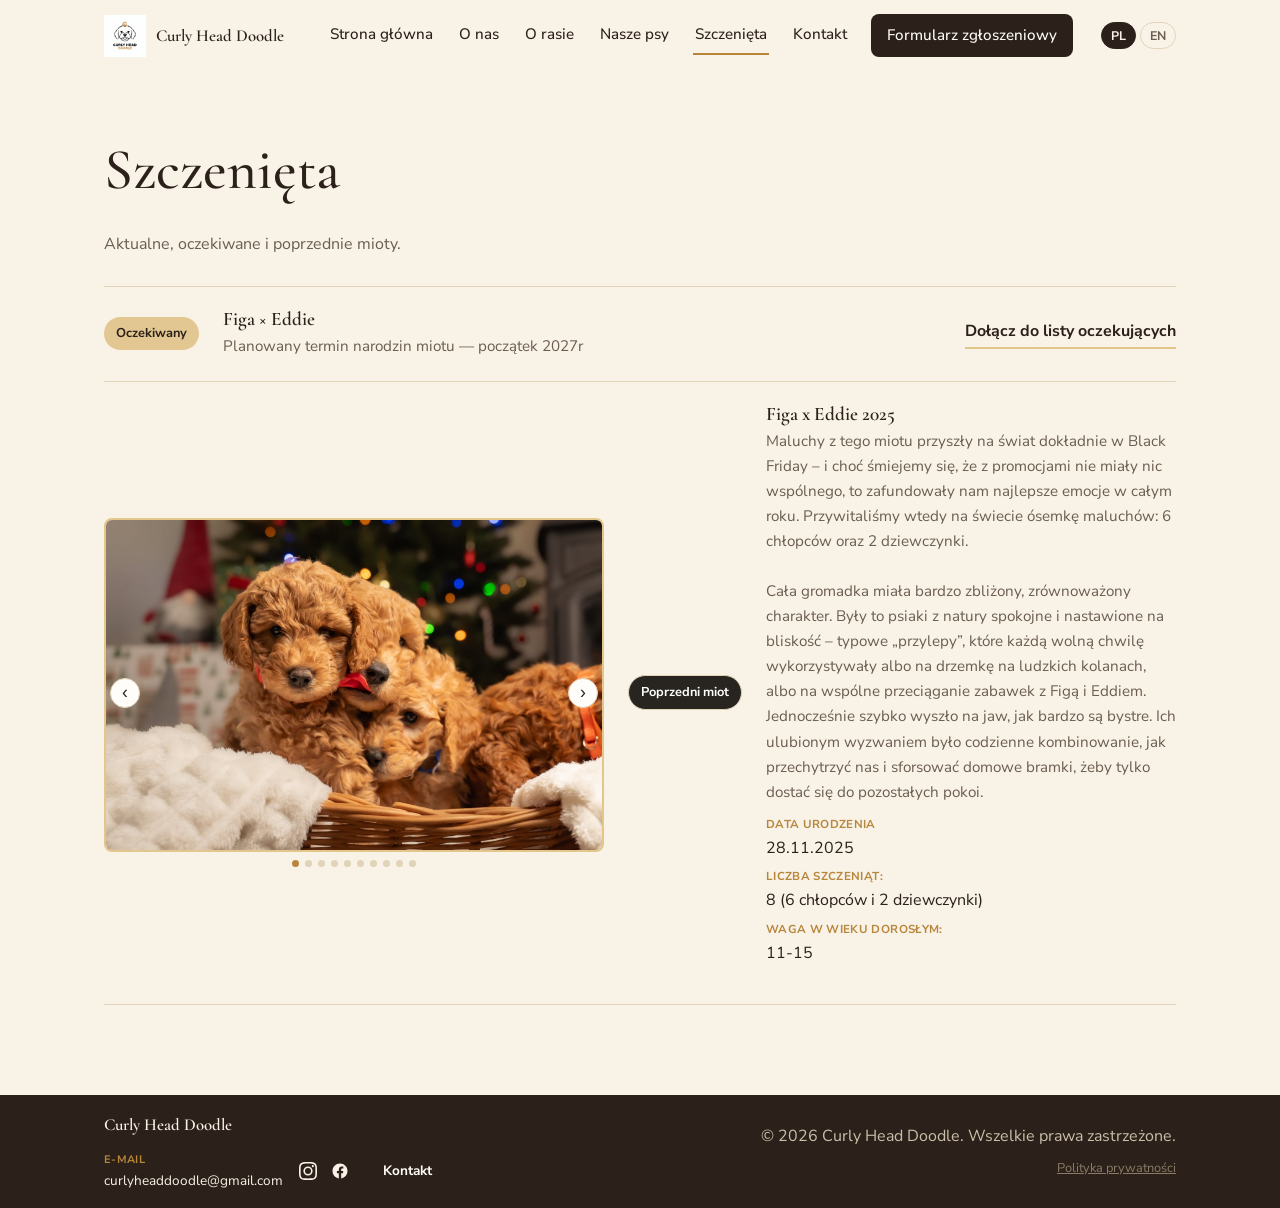
<file: szczenieta.html>
<!DOCTYPE html>
<html lang="pl">
<head>
<meta charset="UTF-8">
<meta name="viewport" content="width=device-width, initial-scale=1.0">
<title>Szczenięta — Curly Head Doodle</title>
<meta name="description" content="Aktualne, oczekiwane i już zarezerwowane mioty Mini Goldendoodle.">
<link rel="preconnect" href="https://fonts.googleapis.com">
<link rel="preconnect" href="https://fonts.gstatic.com" crossorigin>
<link href="https://fonts.googleapis.com/css2?family=Fraunces:opsz,wght@9..144,400;9..144,500;9..144,600;9..144,700&family=Karla:wght@400;500;600;700&family=Playfair+Display:wght@400;500;600;700&family=Inter:wght@400;500;600;700&family=Cormorant+Garamond:wght@400;500;600;700&family=Nunito+Sans:wght@400;500;600;700&display=swap" rel="stylesheet">
<link rel="stylesheet" href="style.css">
</head>
<body>

<a class="skip-link" href="#main">Przejdź do treści</a>

<header class="site-header" id="siteHeader">
  <div class="wrap header-row">
    <a class="wordmark" href="index.html">
      <span class="brand-mark-slot" data-logo-slot="logo" aria-hidden="true">
        <svg class="brand-mark" viewBox="0 0 64 64">
          <circle cx="32" cy="32" r="30" fill="none" stroke="var(--color-gold)" stroke-width="1.4" stroke-dasharray="2 3"/>
          <path d="M32 14 C34 10 40 10 40 15 C40 18 36 19 35 22" fill="none" stroke="var(--color-gold)" stroke-width="1.8" stroke-linecap="round"/>
          <path d="M20 30 C18 24 22 19 27 20 C24 23 25 27 28 28" fill="none" stroke="var(--color-ink)" stroke-width="1.6" stroke-linecap="round"/>
          <path d="M44 30 C46 24 42 19 37 20 C40 23 39 27 36 28" fill="none" stroke="var(--color-ink)" stroke-width="1.6" stroke-linecap="round"/>
          <circle cx="32" cy="35" r="12" fill="none" stroke="var(--color-ink)" stroke-width="1.8"/>
          <path d="M25 32 C26 30 28 30 28 32 C28 34 26 34 25 32Z" fill="var(--color-ink)"/>
          <path d="M39 32 C38 30 36 30 36 32 C36 34 38 34 39 32Z" fill="var(--color-ink)"/>
          <ellipse cx="32" cy="39" rx="2.4" ry="1.8" fill="var(--color-ink)"/>
        </svg>
      </span>
      <span class="wordmark-text" id="brandName">Curly Head Doodle</span>
    </a>

    <button class="nav-toggle" id="navToggle" aria-expanded="false" aria-controls="primaryNav">
      <span></span><span></span><span></span>
      <span class="sr-only">Menu</span>
    </button>

    <nav class="primary-nav" id="primaryNav">
      <a href="index.html" class="nav-home" data-i18n="nav_home" data-home-link>Strona główna</a>
      <a href="o-nas.html" data-i18n="nav_about" data-section="about">O nas</a>
      <a href="o-rasie.html" data-i18n="nav_breed" data-section="breed">O rasie</a>
      <a href="nasze-psy.html" data-i18n="nav_dogs" data-section="dogs">Nasze psy</a>
      <a href="szczenieta.html" data-i18n="nav_puppies" data-section="litters">Szczenięta</a>
      <a href="kontakt.html" class="nav-cta" data-i18n="nav_cta">Wypełnij ankietę</a>
      <div class="lang-switch" role="group" aria-label="Language / Język">
        <button type="button" class="lang-btn" data-lang="pl">PL</button>
        <button type="button" class="lang-btn" data-lang="en">EN</button>
      </div>
    </nav>
  </div>
</header>

<main id="main">
  <section class="section">
    <div class="wrap">
      <h1 data-i18n="litters_heading">Szczenięta</h1>
      <p class="section-lede" data-i18n="litters_lede">Aktualne, oczekiwane i już zarezerwowane mioty.</p>
      <!-- Rendered by script.js from data/content.json (littersIntro.body array) — add/remove/customize paragraphs from admin.html. -->
      <div id="littersIntroBody"></div>
      <!-- Rendered by script.js from data/content.json (litters array) — editable, including add/remove, from admin.html. -->
      <ol class="litter-list" id="litterList"></ol>
      <p class="replace-note" data-i18n="litters_note">Podmień na prawdziwe mioty, daty i zdjęcia.</p>
    </div>
  </section>
</main>

<footer class="site-footer">
  <div class="wrap footer-row">
    <div class="footer-contact">
      <p class="wordmark small" id="brandNameFooter">Curly Head Doodle</p>
      <div class="footer-contact-row">
        <dl class="contact-info">
          <div><dt data-i18n="contact_email_label">E-mail</dt><dd class="js-contact-email">kontakt@curlyheaddoodle.pl</dd></div>
        </dl>
        <div class="social-icons footer-social">
          <a class="js-contact-social" href="https://www.instagram.com/" target="_blank" rel="noopener noreferrer" aria-label="Instagram">
            <svg viewBox="0 0 24 24" aria-hidden="true"><use href="#icon-instagram"/></svg>
          </a>
          <a class="js-contact-facebook" href="https://www.facebook.com/" target="_blank" rel="noopener noreferrer" aria-label="Facebook">
            <svg viewBox="0 0 24 24" aria-hidden="true"><use href="#icon-facebook"/></svg>
          </a>
        </div>
        <a class="btn contact-form-btn js-contact-form-btn" href="https://docs.google.com/forms/d/e/1FAIpQLSdA5B4u62-V5OMnPk-UbO-xaf03BnpaTi4w9R4OcOFtaiMx8g/viewform" target="_blank" rel="noopener noreferrer">Skontaktuj się</a>
      </div>
    </div>
    <div class="footer-photos" id="footerPhotos"></div>
    <div class="footer-right">
      <p class="muted" data-i18n="footer_disclaimer">Nie prowadzimy sprzedaży za pośrednictwem portali ogłoszeniowych typu OLX.</p>
      <p class="muted" data-i18n="footer_copyright">&copy; 2026 Curly Head Doodle. Wszelkie prawa zastrzeżone.</p>
      <p class="muted footer-links"><a class="admin-link" href="privacy.html">Polityka prywatności</a></p>
    </div>
  </div>
</footer>

<!-- Needed here because a paragraph's photo placeholder (before upload) uses <use href="#icon-paw">. -->
<svg width="0" height="0" style="position:absolute">
  <defs>
    <symbol id="icon-paw" viewBox="0 0 24 24">
      <circle cx="12" cy="15.5" r="5"/>
      <circle cx="4.5" cy="9" r="2.4"/>
      <circle cx="10" cy="4.8" r="2.4"/>
      <circle cx="14" cy="4.8" r="2.4"/>
      <circle cx="19.5" cy="9" r="2.4"/>
    </symbol>
    <symbol id="icon-instagram" viewBox="0 0 24 24">
      <path d="M12 2.163c3.204 0 3.584.012 4.85.07 3.252.148 4.771 1.691 4.919 4.919.058 1.265.069 1.645.069 4.849 0 3.205-.012 3.584-.069 4.849-.149 3.225-1.664 4.771-4.919 4.919-1.266.058-1.644.07-4.85.07-3.204 0-3.584-.012-4.849-.07-3.26-.149-4.771-1.699-4.919-4.92-.058-1.265-.07-1.644-.07-4.849 0-3.204.013-3.583.07-4.849.149-3.227 1.664-4.771 4.919-4.919 1.266-.057 1.645-.069 4.849-.069zM12 0C8.741 0 8.333.014 7.053.072 2.695.272.273 2.69.073 7.052.014 8.333 0 8.741 0 12c0 3.259.014 3.668.072 4.948.2 4.358 2.618 6.78 6.98 6.98C8.333 23.986 8.741 24 12 24c3.259 0 3.668-.014 4.948-.072 4.354-.2 6.782-2.618 6.979-6.98.059-1.28.073-1.689.073-4.948 0-3.259-.014-3.667-.072-4.947-.196-4.354-2.617-6.78-6.979-6.98C15.668.014 15.259 0 12 0zm0 5.838a6.162 6.162 0 100 12.324 6.162 6.162 0 000-12.324zM12 16a4 4 0 110-8 4 4 0 010 8zm6.406-11.845a1.44 1.44 0 100 2.881 1.44 1.44 0 000-2.881z"/>
    </symbol>
    <symbol id="icon-facebook" viewBox="0 0 24 24">
      <path d="M22 12c0-5.523-4.477-10-10-10S2 6.477 2 12c0 4.991 3.657 9.128 8.438 9.878v-6.987h-2.54V12h2.54V9.797c0-2.506 1.492-3.89 3.777-3.89 1.094 0 2.238.195 2.238.195v2.46h-1.26c-1.243 0-1.63.771-1.63 1.562V12h2.773l-.443 2.89h-2.33v6.988C18.343 21.128 22 16.991 22 12z"/>
    </symbol>
  </defs>
</svg>

<script src="script.js"></script>
</body>
</html>
</file>
<file: style.css>
/* =============================================================
   CURLY HEAD DOODLE — STYLESHEET
   =============================================================
   1. TOKENS   - palette, fonts. Change these first to restyle everything.
   2. RESET
   3. TYPE
   4. HEADER / NAV + language switch
   5. HERO
   6. SECTIONS - o nas, o rasie, nasze psy, szczenięta, kontakt
   7. FOOTER
   8. RESPONSIVE
   ============================================================= */

/* ---------- 1. TOKENS ---------- */
:root {
  --color-bg: #F8F2E7;          /* warm ivory page background */
  --color-bg-alt: #F0E6D2;      /* alternate section background */
  --color-paper: #FFFDF9;       /* cards, form, photo frames */
  --color-ink: #2B211A;         /* espresso brown — main text + dark anchor (header CTA, footer) */
  --color-ink-soft: #6B5E4F;    /* muted brown-grey — secondary text */
  --color-gold: #B8863B;        /* antique gold — accent, icons, links */
  --color-gold-soft: #E3C68A;   /* light gold — badges, dashed rings */
  --color-line: #E0D3B8;        /* hairline dividers */

  --font-display: "Fraunces", serif;
  --font-body: "Karla", sans-serif;

  --max: 1120px;
  --radius: 8px;
}

/* ---------- 2. RESET ---------- */
* { box-sizing: border-box; }
/* Without !important, class rules like .btn { display: inline-block } beat
   the browser's low-specificity default [hidden] rule, so el.hidden = true
   silently does nothing for any element that also has a display-setting
   class — bit us on the Contact page's inline CTA button. */
[hidden] { display: none !important; }
html { scroll-behavior: smooth; }
@media (prefers-reduced-motion: reduce) {
  html { scroll-behavior: auto; }
  * { animation-duration: 0.001ms !important; transition-duration: 0.001ms !important; }
}
body {
  margin: 0;
  background: var(--color-bg);
  color: var(--color-ink);
  font-family: var(--font-body);
  font-size: 1rem;
  line-height: 1.65;
  -webkit-font-smoothing: antialiased;
}
img, svg { max-width: 100%; display: block; }
a { color: inherit; }
.wrap { max-width: var(--max); margin: 0 auto; padding: 0 24px; }

.skip-link {
  position: absolute; left: -9999px;
  background: var(--color-ink); color: var(--color-paper);
  padding: 10px 16px; z-index: 100;
}
.skip-link:focus { left: 24px; top: 12px; }
.sr-only {
  position: absolute; width: 1px; height: 1px; overflow: hidden;
  clip: rect(0 0 0 0); white-space: nowrap;
}
:focus-visible { outline: 3px solid var(--color-gold); outline-offset: 2px; }

/* ---------- 3. TYPE ---------- */
h1, h2, h3, h4 {
  font-family: var(--font-display);
  color: var(--color-ink);
  line-height: 1.1;
  margin: 0 0 0.5em;
  font-weight: 600;
}
h1 { font-size: clamp(2.3rem, 5vw, 3.6rem); font-weight: 500; }
h2 { font-size: clamp(1.7rem, 3vw, 2.3rem); }
h3 { font-size: 1.2rem; }
h4 { font-size: 1.1rem; font-weight: 600; }
p { margin: 0 0 1em; max-width: 62ch; }
.section-lede { color: var(--color-ink-soft); max-width: 56ch; }
.rendered-list { margin: 0 0 1em; padding-left: 1.3em; max-width: 62ch; }
.rendered-list li { margin-bottom: 0.4em; }

/* -- Content blocks (O nas / O rasie paragraphs) -- */
.content-block { margin-bottom: 1.5em; }
.content-block.has-card {
  border: 1px solid var(--color-line);
  border-radius: var(--radius);
  padding: 28px;
  background: var(--color-paper);
}
.content-block.has-photo { display: flex; gap: 20px; align-items: flex-start; }
.content-block.has-photo.photo-right { flex-direction: row-reverse; }
.content-block.has-photo.photo-top { flex-direction: column; }
.content-block.has-photo.photo-bottom { flex-direction: column-reverse; }
.content-block-photo {
  flex: 0 0 120px; width: 120px; aspect-ratio: auto; border-radius: var(--radius); overflow: hidden;
  background: var(--color-bg-alt); border: 2px dashed var(--color-gold-soft);
  display: flex; align-items: center; justify-content: center;
}
.content-block-photo.has-photo { border-style: solid; }
.content-block-photo img { width: 100%; height: auto; display: block; }
.content-block-photo svg { width: 26px; height: 26px; fill: var(--color-gold-soft); }
.content-block.has-photo.photo-top .content-block-photo,
.content-block.has-photo.photo-bottom .content-block-photo { flex: none; width: 100%; max-width: 100%; aspect-ratio: auto; }
.content-block-text { flex: 1 1 auto; min-width: 0; }

.content-block-collage {
  flex: 0 0 340px; width: 340px; max-width: 100%;
  display: flex; flex-wrap: wrap; gap: 8px; align-items: stretch;
}
.content-block.has-photo.photo-top .content-block-collage,
.content-block.has-photo.photo-bottom .content-block-collage { flex: none; width: 100%; }
.collage-photo {
  flex: 1 1 90px; min-width: 0; aspect-ratio: auto;
  border-radius: 6px; overflow: hidden;
  background: var(--color-bg-alt); border: 2px dashed var(--color-gold-soft);
  display: flex; align-items: center; justify-content: center;
}
.content-block.has-photo.photo-top .collage-photo,

.collage-photo.has-photo img, .footer-photos img, .photo-carousel:not(.no-photo) .photo-carousel-frame { cursor: zoom-in; }
.collage-photo.has-photo { border: none; }
.collage-photo img { width: 100%; height: auto; display: block; }
.collage-photo svg { width: 18px; height: 18px; fill: var(--color-gold-soft); }
.content-block-text p, .content-block-text .rendered-list { max-width: none; }
.content-block-text p, .litter-body p, .dog-bio { white-space: pre-line; }
.kicker {
  font-family: var(--font-body);
  font-size: 0.95rem;
  color: var(--color-gold);
  font-weight: 700;
  letter-spacing: 0.01em;
  margin-bottom: 0.75em;
}
.muted { color: var(--color-ink-soft); }

/* ---------- 4. HEADER / NAV ---------- */
.site-header {
  position: sticky; top: 0; z-index: 50;
  background: transparent;
  transition: background-color 0.25s ease, box-shadow 0.25s ease;
}
.site-header.scrolled { background: var(--color-paper); box-shadow: 0 1px 0 var(--color-line); }
.header-row {
  display: flex; align-items: center; justify-content: space-between;
  padding-top: 14px; padding-bottom: 14px;
}

.wordmark {
  display: inline-flex; align-items: center; gap: 10px;
  text-decoration: none; color: var(--color-ink);
}
.brand-mark { width: 100%; height: 100%; flex-shrink: 0; }
.brand-mark-slot { display: inline-flex; width: 42px; height: 42px; flex-shrink: 0; }
.brand-mark-slot.has-logo img { width: 100%; height: 100%; object-fit: contain; display: block; }
.wordmark-text {
  font-family: var(--font-display);
  font-size: 1.05rem; font-weight: 600; line-height: 1.15;
}
.wordmark.small { font-size: 1.05rem; margin-bottom: 0.25em; font-family: var(--font-display); font-weight: 600; }

.primary-nav { display: flex; align-items: center; gap: 22px; }
.primary-nav a {
  text-decoration: none; font-weight: 500; color: var(--color-ink);
  font-size: 0.95rem; padding: 6px 2px; border-bottom: 2px solid transparent;
}
.primary-nav a:hover, .primary-nav a[aria-current="page"] { border-bottom-color: var(--color-gold); }
.nav-cta {
  background: var(--color-ink); color: var(--color-paper) !important;
  padding: 9px 16px !important; border-radius: var(--radius); border-bottom: none !important;
}
.nav-cta:hover { background: #3C2E22; }

.lang-switch { display: flex; gap: 4px; margin-left: 6px; }
.lang-btn {
  font-family: var(--font-body); font-size: 0.78rem; font-weight: 700;
  padding: 4px 9px; border-radius: 999px; border: 1px solid var(--color-line);
  background: transparent; color: var(--color-ink-soft); cursor: pointer;
}
.lang-btn.active { background: var(--color-ink); color: var(--color-bg); border-color: var(--color-ink); }

.nav-toggle {
  display: none; flex-direction: column; gap: 5px;
  background: none; border: none; cursor: pointer; padding: 8px;
}
.nav-toggle span { width: 24px; height: 2px; background: var(--color-ink); }

/* ---------- 5. HERO ---------- */
.hero { padding: 48px 0 40px; }
.hero-row { display: grid; grid-template-columns: 1.05fr 0.95fr; gap: 48px; align-items: center; }
.hero-copy { max-width: 46ch; }
.hero-lede { color: var(--color-ink-soft); font-size: 1.05rem; }
.hero-actions { display: flex; align-items: center; gap: 22px; margin-top: 8px; flex-wrap: wrap; }

.btn {
  display: inline-block; text-decoration: none; font-weight: 700;
  padding: 13px 24px; border-radius: var(--radius); border: none;
  cursor: pointer; font-size: 1rem; font-family: var(--font-body);
}
.btn-primary { background: var(--color-gold); color: var(--color-paper); }
.btn-primary:hover { background: #A3752E; }
.btn-link {
  text-decoration: none; font-weight: 700; color: var(--color-ink);
  border-bottom: 2px solid var(--color-gold-soft); padding-bottom: 2px;
}
.btn-link:hover { border-bottom-color: var(--color-gold); }
.hero-svg { width: 100%; height: auto; }
.hero-art.has-photo { aspect-ratio: auto; border-radius: 50%; overflow: hidden; }
.hero-art.has-photo img { width: 100%; height: auto; display: block; }

/* ---------- 6. SECTIONS ---------- */
.section { padding: 68px 0; }
.section.alt { background: var(--color-bg-alt); }

/* -- O nas -- */
.about-grid { display: grid; grid-template-columns: 1.3fr 1fr; gap: 48px; align-items: center; margin-bottom: 56px; }
.about-actions { display: flex; align-items: center; gap: 22px; margin-top: 12px; flex-wrap: wrap; }
.photo-frame {
  aspect-ratio: 4/3; border-radius: var(--radius);
  border: 2px dashed var(--color-gold-soft);
  background: var(--color-paper);
  display: flex; align-items: center; justify-content: center;
}
.photo-frame-icon { width: 44px; height: 44px; fill: var(--color-gold-soft); }
.photo-frame.has-photo { border-style: solid; padding: 0; overflow: hidden; }
.photo-frame.has-photo { aspect-ratio: auto; }
.photo-frame img { width: 100%; height: auto; display: block; }

.why-heading { text-align: left; margin-bottom: 24px; }
.why-grid {
  list-style: none; margin: 0; padding: 0;
  display: grid; grid-template-columns: repeat(4, 1fr); gap: 28px;
}
.why-item h4 { margin-bottom: 0.35em; }
.why-item p { color: var(--color-ink-soft); font-size: 0.94rem; max-width: none; }
.icon-badge {
  display: inline-flex; align-items: center; justify-content: center;
  width: 48px; height: 48px; border-radius: 50%;
  background: var(--color-gold-soft); color: var(--color-gold);
  margin-bottom: 14px;
}
.icon-badge svg { width: 24px; height: 24px; }

/* -- O rasie -- */
.fact-list { display: grid; grid-template-columns: 1fr 1fr; gap: 20px; margin: 0; }
.breed-facts-block { max-width: 520px; margin: 28px 0 40px; padding: 24px; background: var(--color-paper); border: 1px solid var(--color-line); border-radius: var(--radius); }
.fact-list dt { font-size: 0.82rem; font-weight: 700; color: var(--color-gold); text-transform: uppercase; letter-spacing: 0.03em; }
.fact-list dd { margin: 4px 0 0; font-family: var(--font-display); font-size: 1.05rem; }
.extra-facts { display: flex; flex-direction: column; gap: 6px; margin-top: 10px; }
.extra-facts dt { font-size: 0.72rem; font-weight: 700; color: var(--color-gold); text-transform: uppercase; letter-spacing: 0.03em; }
.extra-facts dd { margin: 1px 0 0; }

/* -- Nasze psy -- */
.dogs-grid { display: grid; grid-template-columns: 1fr 1fr; gap: 32px; margin-top: 28px; }
.dog-card { }
.dog-role { color: var(--color-gold); font-weight: 700; font-size: 0.9rem; margin: -0.6em 0 0.6em; }

/* -- Photo carousel (dog cards, litter cards) — a linked, zoomable photo
   that opens the full image in a new tab, with prev/next + dots when a
   card has more than one photo (size/count set in admin.html). -- */
.photo-carousel { position: relative; width: var(--photo-size, 200px); max-width: 100%; margin-bottom: 16px; }
.photo-carousel-frame {
  display: block; aspect-ratio: auto; border-radius: var(--radius); overflow: hidden;
  background: var(--color-paper); border: 2px dashed var(--color-gold-soft); cursor: zoom-in;
}
.photo-carousel-frame img { width: 100%; height: auto; display: block; }
.photo-carousel.no-photo .photo-carousel-frame { cursor: default; }
.photo-carousel.no-photo .photo-carousel-frame img { visibility: hidden; }
.photo-carousel:not(.no-photo) .photo-carousel-frame { border-style: solid; }
.carousel-btn {
  position: absolute; top: 50%; transform: translateY(-50%); width: 30px; height: 30px;
  border-radius: 50%; border: 1px solid var(--color-line); background: var(--color-paper);
  color: var(--color-ink); font-size: 1.1rem; line-height: 1; cursor: pointer;
}
.carousel-btn.prev { left: 6px; }
.carousel-btn.next { right: 6px; }
.carousel-btn:hover { background: var(--color-gold); color: var(--color-paper); }
.carousel-dots { display: flex; gap: 6px; justify-content: center; margin-top: 8px; }
.carousel-dot { width: 7px; height: 7px; padding: 0; border-radius: 50%; border: none; background: var(--color-line); cursor: pointer; }
.carousel-dot.active { background: var(--color-gold); }

/* -- Szczenięta -- */
.litter-list { list-style: none; margin: 28px 0 0; padding: 0; display: flex; flex-direction: column; }
.litter { display: flex; align-items: center; gap: 24px; padding: 22px 0; border-top: 1px solid var(--color-line); flex-wrap: wrap; }
.litter:last-child { border-bottom: 1px solid var(--color-line); }
.litter .photo-carousel { margin-bottom: 0; flex-shrink: 0; }
.litter-rest { display: flex; align-items: center; gap: 24px; flex: 1; min-width: 240px; flex-wrap: wrap; }
.litter-body { flex: 1; min-width: 240px; }
.litter-body h3 { margin-bottom: 0.2em; }
.litter-body p { margin: 0; color: var(--color-ink-soft); font-size: 0.95rem; }
.status { font-size: 0.8rem; font-weight: 700; padding: 6px 12px; border-radius: 999px; white-space: nowrap; }
.status-available { background: var(--color-ink); color: var(--color-paper); }
.status-expecting { background: var(--color-gold-soft); color: var(--color-ink); }
.status-reserved { background: var(--color-line); color: var(--color-ink-soft); }
.status-previous { background: transparent; color: var(--color-ink-soft); border: 1px solid var(--color-line); }

.replace-note { max-width: none; white-space: pre-line; margin-top: 22px; font-size: 0.85rem; color: var(--color-ink-soft); font-style: italic; }

/* -- Kontakt -- */
.contact-grid { display: grid; grid-template-columns: 0.85fr 1.15fr; gap: 56px; align-items: start; }
.contact-info { margin: 0; display: grid; gap: 16px; }
.contact-info dt { font-size: 0.82rem; font-weight: 700; color: var(--color-gold); text-transform: uppercase; letter-spacing: 0.03em; }
.contact-info dd { margin: 2px 0 0; }
.contact-info dd a { text-decoration: none; border-bottom: 1px solid var(--color-gold-soft); }
.contact-info dd a:hover { border-bottom-color: var(--color-gold); }
.social-icons { display: flex; gap: 14px; }
.social-icons a { border-bottom: none; color: var(--color-ink); display: inline-flex; }
.social-icons a:hover { color: #3C2E22; }
.social-icons svg { width: 26px; height: 26px; fill: currentColor; }

.waitlist-form {
  display: grid; grid-template-columns: 1fr 1fr; gap: 18px;
  background: var(--color-paper); padding: 32px; border-radius: var(--radius);
  border: 1px solid var(--color-line); max-width: 720px;
}
.field { display: flex; flex-direction: column; gap: 6px; min-width: 0; }
.field-wide { grid-column: 1 / -1; }
.field label { font-size: 0.9rem; font-weight: 700; }
.field input, .field select, .field textarea {
  width: 100%; min-width: 0; box-sizing: border-box;
  font-family: var(--font-body); font-size: 1rem; padding: 10px 12px;
  border-radius: 6px; border: 1px solid var(--color-line);
  background: var(--color-bg); color: var(--color-ink);
}
.field input:focus, .field select:focus, .field textarea:focus { border-color: var(--color-gold); }
.waitlist-form .btn { grid-column: 1 / -1; justify-self: start; margin-top: 4px; }
.form-fineprint { grid-column: 1 / -1; font-size: 0.85rem; color: var(--color-ink-soft); margin: 4px 0 0; }

/* Formspree's AJAX library fills these with text on submit; empty (no
   message yet) collapses to nothing via :empty rather than an odd blank box. */
.form-message { grid-column: 1 / -1; padding: 12px 16px; border-radius: 6px; font-size: 0.9rem; }
.form-message:empty { display: none; padding: 0; }
.form-message-success { background: #E3F0E5; color: #2A5B34; }
.form-message-error { background: #FBE7E7; color: #8A2E2E; }

/* A <fieldset> famously won't shrink below its content's width in a grid
   or flex layout (the same "auto min-size" issue min-width:0 already
   fixes on .field/inputs) — without min-width:0 here this form section
   would blow out the page exactly like the litter <select> once did. */
.form-section {
  grid-column: 1 / -1; min-width: 0;
  display: grid; grid-template-columns: 1fr 1fr; gap: 18px;
  border: none; margin: 0; padding: 0;
}
.form-section legend {
  display: block; grid-column: 1 / -1; width: 100%; box-sizing: border-box;
  font-family: var(--font-display); font-size: 1.15rem; font-weight: 600; color: var(--color-ink);
  padding: 0 0 8px; margin: 12px 0 4px; border-bottom: 1px solid var(--color-line);
}
.form-section:first-of-type legend { margin-top: 0; }

/* ---------- 7. FOOTER ---------- */
.site-footer { background: var(--color-ink); color: var(--color-bg); padding: 16px 0; }
.site-footer .wordmark.small { color: var(--color-bg); }
.footer-row { display: flex; justify-content: space-between; align-items: center; flex-wrap: wrap; gap: 24px; }
.footer-photos { display: flex; gap: 8px; }
.footer-photos img { width: auto; max-width: 100%; border-radius: 6px; display: block; }
.footer-right { text-align: right; }
.site-footer .muted { color: #CBBFA9; margin: 0 0 4px; }
/* Footer contact block is a compact summary, not a full section — shrink
   text, icons and the button well below their normal page-content size. */
.footer-contact { font-size: 0.85rem; }
.footer-contact-row { display: flex; align-items: center; flex-wrap: wrap; gap: 16px; margin: 8px 0 0; }
.footer-contact .contact-info { display: flex; gap: 16px; margin: 0; }
.footer-contact .contact-info dt { margin: 0; font-size: 0.68rem; }
.footer-contact .contact-info dd { margin: 1px 0 0; font-size: 0.85rem; }
.footer-contact .social-icons { margin: 0; }
.footer-contact .social-icons svg { width: 18px; height: 18px; }
.site-footer .social-icons a { color: var(--color-bg); }
.site-footer .social-icons a:hover { color: var(--color-gold); }
.footer-contact .contact-form-btn { padding: 8px 18px; font-size: 0.85rem; }
.footer-contact .contact-form-btn.size-small { padding: 6px 14px; font-size: 0.78rem; }
.footer-contact .contact-form-btn.size-large { padding: 12px 26px; font-size: 0.95rem; }
.contact-form-btn { color: var(--color-paper); }
.contact-form-btn.size-small { padding: 8px 18px; font-size: 0.85rem; }
.contact-form-btn.size-large { padding: 16px 34px; font-size: 1.1rem; }
.contact-info-block { margin-top: 32px; display: flex; gap: 56px; align-items: flex-start; }
.contact-social-col { display: flex; flex-direction: column; gap: 14px; }
.contact-info-label { font-size: 0.82rem; font-weight: 700; color: var(--color-gold); text-transform: uppercase; letter-spacing: 0.03em; margin: 0; }

/* -- Custom page banner (photo + heading + subtitle) — "Pokaż baner z tłem"
   per page in admin.html's Strony niestandardowe card -- */
.page-banner {
  position: relative; padding: 90px 0; background: var(--color-ink); color: var(--color-bg);
  background-size: cover; background-position: center; text-align: center;
}
.page-banner.has-photo::before { content: ''; position: absolute; inset: 0; background: rgba(20, 15, 10, 0.55); }
.page-banner .wrap { position: relative; z-index: 1; }
.page-banner h1 { color: var(--color-bg); margin: 0; }
.page-banner-subtitle { color: var(--color-bg); opacity: 0.92; max-width: 640px; margin: 14px auto 0; }
.field-required label::after { content: ' *'; color: #B23A3A; }
.contact-submit-btn {
  grid-column: 1 / -1; justify-self: stretch; width: 100%; margin-top: 4px;
  background: var(--color-ink); color: var(--color-bg);
  text-transform: uppercase; letter-spacing: 0.04em; padding: 16px; font-weight: 700;
}
.contact-submit-btn:hover { background: #3C2E22; }
.admin-link { color: #8A7C64; font-size: 0.8rem; text-decoration: underline; }
.admin-link:hover { color: var(--color-bg); }

/* One-time hero entrance */
.hero-copy, .hero-art { animation: rise 0.7s ease both; }
.hero-art { animation-delay: 0.12s; }
@keyframes rise { from { opacity: 0; transform: translateY(14px); } to { opacity: 1; transform: translateY(0); } }

/* ---------- 8. RESPONSIVE ---------- */
@media (max-width: 860px) {
  .primary-nav {
    display: none; position: absolute; top: 100%; left: 0; right: 0;
    background: var(--color-paper); flex-direction: column; align-items: flex-start;
    padding: 16px 24px 24px; border-bottom: 1px solid var(--color-line); gap: 16px;
  }
  .primary-nav.open { display: flex; }
  .nav-toggle { display: flex; }
  .nav-cta { align-self: flex-start; }
  .lang-switch { margin-left: 0; margin-top: 4px; }

  .hero-row { grid-template-columns: 1fr; }
  .hero-art { order: -1; max-width: 300px; margin: 0 auto; }

  .about-grid, .contact-grid { grid-template-columns: 1fr; }
  .why-grid { grid-template-columns: 1fr 1fr; }
  .dogs-grid { grid-template-columns: 1fr; }
  .fact-list { grid-template-columns: 1fr 1fr; }
  .waitlist-form, .form-section { grid-template-columns: 1fr; }
  .footer-row { flex-direction: column; align-items: flex-start; }
  .footer-right { text-align: left; }
}
@media (max-width: 520px) {
  .why-grid { grid-template-columns: 1fr; }

  /* A fixed-width photo/collage beside text never fits a phone-width
     column — stack instead, same as the top/bottom position already does. */
  .content-block.has-photo.photo-left,
  .content-block.has-photo.photo-right { flex-direction: column; }
  .content-block.has-photo .content-block-photo,
  .content-block.has-photo .content-block-collage { width: 100%; max-width: 100%; }
  .content-block.has-card { padding: 20px; }
}

/* Side-by-side custom page: body (photo) | form. Inline photo sizes are
   overridden so the photo fills its column. */
.page-split { display: grid; grid-template-columns: 1fr 1fr; gap: 32px; align-items: start; margin-top: 32px; }
.page-split .waitlist-form { max-width: none; }
.page-split .content-block-photo, .page-split .content-block-collage { width: 100% !important; flex-basis: 100% !important; max-width: 100%; }
@media (max-width: 600px) { .page-split { grid-template-columns: 1fr; } }
/* Left column: contact info + form; right column: the photo, stretched to match. */
.page-split { align-items: stretch; }
.page-split-left .contact-info-block { margin-top: 0; margin-bottom: 24px; }
.page-split #customPageBody, .page-split .content-block { height: auto; }
.page-split .content-block-photo { aspect-ratio: auto; height: auto; min-height: 0; }

/* Lightbox (click any gallery photo) */
.lightbox { position: fixed; inset: 0; z-index: 200; background: rgba(15,10,6,0.88); display: flex; align-items: center; justify-content: center; padding: 24px; cursor: zoom-out; }
.lightbox img { max-width: 100%; max-height: 100%; object-fit: contain; border-radius: 6px; box-shadow: 0 8px 40px rgba(0,0,0,0.5); }
.lightbox-close { position: absolute; top: 14px; right: 18px; background: none; border: none; color: #fff; font-size: 2.2rem; line-height: 1; cursor: pointer; }

/* Ratio-bucketed gallery: rows of identical tiles, same tile width in every row */
.content-block-collage { display: block; }
.gallery-row { display: flex; flex-wrap: wrap; gap: 8px; margin-bottom: 8px; }
.gallery-row .collage-photo { flex: 0 0 var(--tile, 200px); max-width: 100%; border: none; }
.gallery-row .collage-photo img { height: 100%; object-fit: cover; }

/* Dogs: round photos (square frame, cover-cropped — aspect ratio ignored on
   purpose) and name/role/bio/extra lined up across cards via subgrid rows. */
.dogs-grid { align-items: start; }
.dog-card { display: grid; grid-row: span 5; grid-template-rows: subgrid; row-gap: 0; }
.dog-card .photo-carousel-frame { aspect-ratio: 1/1; }
.dog-card .photo-carousel-frame img { height: 100%; object-fit: cover; }
.dog-card .photo-carousel { align-self: start; }
@media (max-width: 600px) { .dog-card { display: block; } }

/* Use the whole width: the text column takes all the room the photo doesn't,
   and when the O nas / hero photo is hidden or missing it spans the full page. */
.about-grid { grid-template-columns: 1fr auto; }
.about-grid > .photo-frame { max-width: 100%; }
.about-grid:has(> .photo-frame[hidden]),
.about-grid:not(:has(> .photo-frame)) { grid-template-columns: 1fr; }
.hero-row:has(> .hero-art[hidden]) { grid-template-columns: 1fr; }
.hero-row:has(> .hero-art[hidden]) .hero-copy { max-width: none; }
@media (max-width: 860px) { .about-grid { grid-template-columns: 1fr; } }

/* Dogs: photo centered over its own text column */
.dog-card .photo-carousel { justify-self: center; margin-left: auto; margin-right: auto; }
</file>
<file: admin.css>
/* =============================================================
   CURLY HEAD DOODLE — ADMIN / SETTINGS PANEL STYLES
   Reuses the color/font tokens from style.css (:root).
   ============================================================= */

.admin-body { background: var(--color-bg-alt); min-height: 100vh; }
[hidden] { display: none !important; }

.admin-header {
  background: var(--color-paper);
  border-bottom: 1px solid var(--color-line);
  padding: 18px 0;
}
.admin-header .wrap { display: flex; align-items: baseline; gap: 24px; }
.admin-header h1 { font-size: 1.2rem; margin: 0; color: var(--color-ink-soft); font-weight: 500; }
.admin-header .wordmark-text { font-family: var(--font-display); font-size: 1rem; font-weight: 600; }

.admin-main { max-width: 860px; padding-top: 40px; padding-bottom: 100px; display: grid; gap: 28px; }

.admin-card {
  background: var(--color-paper);
  border: 1px solid var(--color-line);
  border-radius: var(--radius);
  padding: 28px 32px;
}
.admin-card h2 { font-size: 1.3rem; margin-bottom: 0.4em; }
.section-subhead { font-size: 1rem; margin: 24px 0 8px; color: var(--color-ink-soft); }

.admin-help { margin: 16px 0; font-size: 0.92rem; }
.admin-help summary { cursor: pointer; font-weight: 700; color: var(--color-gold); }
.admin-help ol { margin: 12px 0 0; padding-left: 22px; color: var(--color-ink-soft); }
.admin-help code, .admin-card code {
  background: var(--color-bg-alt); padding: 1px 6px; border-radius: 4px; font-size: 0.9em;
}

.admin-card .field { display: flex; flex-direction: column; gap: 6px; max-width: 420px; margin: 18px 0 0; }
.admin-card .field label { font-size: 0.9rem; font-weight: 700; }
.admin-card .field input {
  font-family: var(--font-body); font-size: 1rem; padding: 10px 12px;
  border-radius: 6px; border: 1px solid var(--color-line);
  background: var(--color-bg); color: var(--color-ink);
}
.admin-card .field input:focus { border-color: var(--color-gold); }

.admin-actions { display: flex; align-items: center; gap: 20px; margin-top: 18px; flex-wrap: wrap; }
.admin-status { margin: 14px 0 0; font-size: 0.92rem; min-height: 1.3em; }
.admin-status.ok { color: #3E7A4A; }
.admin-status.err { color: #B23A3A; }
.admin-status.busy { color: var(--color-ink-soft); }

.slot-grid { display: grid; grid-template-columns: repeat(auto-fit, minmax(220px, 1fr)); gap: 22px; margin-top: 20px; }
.slot-card {
  border: 1px solid var(--color-line); border-radius: var(--radius);
  padding: 16px; display: flex; flex-direction: column; gap: 10px; background: var(--color-bg);
}
.slot-card h3 { font-size: 1rem; margin: 0; }
.slot-card .slot-hint { font-size: 0.82rem; color: var(--color-ink-soft); margin: 0; }
.slot-preview {
  aspect-ratio: 1/1; border-radius: 6px; overflow: hidden;
  background: var(--color-paper); border: 2px dashed var(--color-gold-soft);
  display: flex; align-items: center; justify-content: center; color: var(--color-gold-soft); font-size: 0.8rem;
}
.slot-preview img { width: 100%; height: 100%; object-fit: contain; display: block; }
.slot-card input[type="file"] { font-size: 0.85rem; }
.slot-card .slot-actions { display: flex; gap: 12px; align-items: center; flex-wrap: wrap; }
.slot-card .slot-status { font-size: 0.82rem; min-height: 1.2em; }
.slot-card .slot-status.ok { color: #3E7A4A; }
.slot-card .slot-status.err { color: #B23A3A; }
.slot-card .slot-status.busy { color: var(--color-ink-soft); }
.btn-small {
  font-family: var(--font-body); font-size: 0.85rem; font-weight: 700;
  padding: 6px 12px; border-radius: 6px; border: 1px solid var(--color-line);
  background: var(--color-paper); color: var(--color-ink); cursor: pointer;
}
.btn-small:hover { border-color: var(--color-gold); }
.btn-small:disabled { opacity: 0.5; cursor: not-allowed; }
.btn-small.danger { color: #B23A3A; }
.translate-btn { margin-top: 4px; }

/* ---- Theme editor ---- */
.theme-colors { display: grid; grid-template-columns: repeat(auto-fit, minmax(140px, 1fr)); gap: 16px; margin-top: 16px; }
.color-field { display: flex; align-items: center; gap: 10px; }
.color-field input[type="color"] {
  width: 40px; height: 40px; padding: 0; border: 1px solid var(--color-line); border-radius: 6px; cursor: pointer; background: none;
}
.color-field label { font-size: 0.85rem; }
.font-pair-grid { display: grid; grid-template-columns: repeat(auto-fit, minmax(200px, 1fr)); gap: 12px; margin-top: 20px; }
.font-pair-option {
  border: 2px solid var(--color-line); border-radius: var(--radius); padding: 14px; cursor: pointer; background: var(--color-bg);
}
.font-pair-option.selected { border-color: var(--color-gold); }
.font-pair-option .fp-display { font-size: 1.2rem; margin-bottom: 4px; }
.font-pair-option .fp-body { font-size: 0.9rem; color: var(--color-ink-soft); }

/* ---- Section order ---- */
.order-list { display: flex; flex-direction: column; gap: 8px; margin-top: 16px; }
.order-row {
  display: flex; align-items: center; justify-content: space-between; gap: 12px;
  border: 1px solid var(--color-line); border-radius: var(--radius); padding: 10px 14px; background: var(--color-bg);
}
.order-row .order-label { font-weight: 700; font-size: 0.9rem; }
.order-row .order-actions { display: flex; gap: 8px; }
.order-add-wrap { display: flex; align-items: center; gap: 10px; margin-top: 16px; flex-wrap: wrap; }
.order-add-wrap select {
  font-family: var(--font-body); font-size: 0.9rem; padding: 7px 10px;
  border-radius: 6px; border: 1px solid var(--color-line); background: var(--color-paper); color: var(--color-ink);
}

/* ---- Repeatable list editors (dogs / litters) ---- */
.repeat-item {
  border: 1px solid var(--color-line); border-radius: var(--radius);
  padding: 18px; margin-top: 16px; background: var(--color-bg); position: relative;
}
.repeat-item-head { display: flex; justify-content: space-between; align-items: center; margin-bottom: 12px; gap: 12px; flex-wrap: wrap; }
.repeat-item-head .repeat-title { font-weight: 700; font-size: 0.95rem; }
.repeat-item-actions { display: flex; gap: 8px; }
.repeat-row { display: grid; grid-template-columns: 1fr 1fr; gap: 12px; margin-top: 10px; }
.repeat-row.single { grid-template-columns: 1fr; }
.repeat-row label { font-size: 0.78rem; font-weight: 700; color: var(--color-ink-soft); display: block; margin-bottom: 4px; }
.repeat-row input, .repeat-row textarea, .repeat-row select {
  width: 100%; font-family: var(--font-body); font-size: 0.92rem; padding: 8px 10px;
  border-radius: 6px; border: 1px solid var(--color-line); background: var(--color-paper); color: var(--color-ink);
}
.repeat-row textarea { min-height: 60px; resize: vertical; }
.rt-toolbar { display: flex; gap: 6px; margin: 4px 0 6px; }
.rt-toolbar .btn-small { padding: 3px 10px; min-width: 30px; }
.style-wrap { margin-top: 14px; border-top: 1px dashed var(--color-line); padding-top: 12px; }
.checkbox-label { display: flex; align-items: center; gap: 8px; font-weight: 700; font-size: 0.9rem; cursor: pointer; }
.checkbox-label input[type="checkbox"] { width: 16px; height: 16px; }
.style-fields { margin-top: 10px; }
.photo-upload-grid.is-collage { display: grid; grid-template-columns: repeat(auto-fit, minmax(220px, 1fr)); gap: 14px; }
.photo-upload-slot { border: 1px solid var(--color-line); border-radius: var(--radius); padding: 10px; background: var(--color-paper); }
.photo-upload-slot .slot-hint { margin: 0 0 6px; font-weight: 700; color: var(--color-ink); }
.bullets-wrap { margin-top: 14px; border-top: 1px dashed var(--color-line); padding-top: 12px; }
.bullet-row { display: grid; grid-template-columns: 1fr 1fr auto; gap: 10px; align-items: start; margin-top: 8px; }
.bullet-col { display: flex; flex-direction: column; }
.rt-toolbar-mini { display: flex; gap: 4px; margin-bottom: 3px; }
.rt-toolbar-mini .btn-small { padding: 1px 7px; font-size: 0.78rem; min-width: 24px; }
.bullet-actions { display: flex; gap: 4px; align-items: flex-start; margin-top: 22px; }
.dog-photo-row { display: flex; align-items: center; gap: 10px; margin-top: 12px; flex-wrap: wrap; }
.dog-photo-preview {
  width: 56px; height: 56px; border-radius: 50%; overflow: hidden; flex-shrink: 0;
  background: var(--color-paper); border: 2px dashed var(--color-gold-soft);
  display: flex; align-items: center; justify-content: center; font-size: 0.65rem; color: var(--color-gold-soft); text-align: center;
}
.dog-photo-preview img { width: 100%; height: 100%; object-fit: contain; }
.dog-photo-row input[type="file"] { flex: 1 1 140px; min-width: 0; }
.dog-photo-row .btn-small { flex: 0 0 auto; }
/* Narrow collage upload cards (min 220px) need the row to stack cleanly. */
.photo-upload-slot .dog-photo-row input[type="file"] { flex-basis: 100%; }

/* ---- Translations groups ---- */
.t-group { border: 1px solid var(--color-line); border-radius: var(--radius); margin-top: 12px; }
.t-group summary {
  cursor: pointer; padding: 12px 16px; font-weight: 700; font-size: 0.92rem; background: var(--color-bg);
}
.t-group-body { padding: 6px 16px 16px; }
.t-key-row { margin-top: 14px; }
.t-key-row .t-key-label { font-size: 0.8rem; font-weight: 700; color: var(--color-ink-soft); margin-bottom: 4px; }
.t-key-inputs { display: grid; grid-template-columns: 1fr 1fr; gap: 10px; }
.t-key-inputs .t-lang-wrap { display: flex; flex-direction: column; gap: 3px; }
.t-key-inputs .t-lang-tag { font-size: 0.68rem; color: var(--color-gold); font-weight: 700; }
.t-key-inputs input, .t-key-inputs textarea {
  width: 100%; font-family: var(--font-body); font-size: 0.9rem; padding: 7px 9px;
  border-radius: 6px; border: 1px solid var(--color-line); background: var(--color-bg); color: var(--color-ink);
}
.t-key-inputs textarea { min-height: 56px; resize: vertical; }

/* ---- Save bar ---- */
.save-bar {
  position: sticky; bottom: 0; background: var(--color-paper); border: 1px solid var(--color-line);
  border-radius: var(--radius); padding: 16px 24px; display: flex; align-items: center; gap: 20px;
  box-shadow: 0 -2px 12px rgba(0,0,0,0.06);
}
.save-bar .admin-status { margin: 0; }

/* ---- Accordion sections ---- */
.admin-card > .accordion-head { cursor: pointer; margin: 0; display: flex; justify-content: space-between; align-items: center; user-select: none; }
.admin-card > .accordion-head::after { content: '▾'; color: var(--color-gold); font-size: 1rem; transition: transform 0.15s; }
.admin-card.is-open > .accordion-head::after { transform: rotate(180deg); }
.admin-card:not(.is-open) { padding-top: 18px; padding-bottom: 18px; background: var(--color-bg); }
.admin-card:not(.is-open):hover { border-color: var(--color-gold-soft); }
.admin-card.is-open { border-color: var(--color-gold); box-shadow: 0 2px 14px rgba(184,134,59,0.18); }
.admin-card.is-open > .accordion-head { margin-bottom: 0.6em; }
</file>
